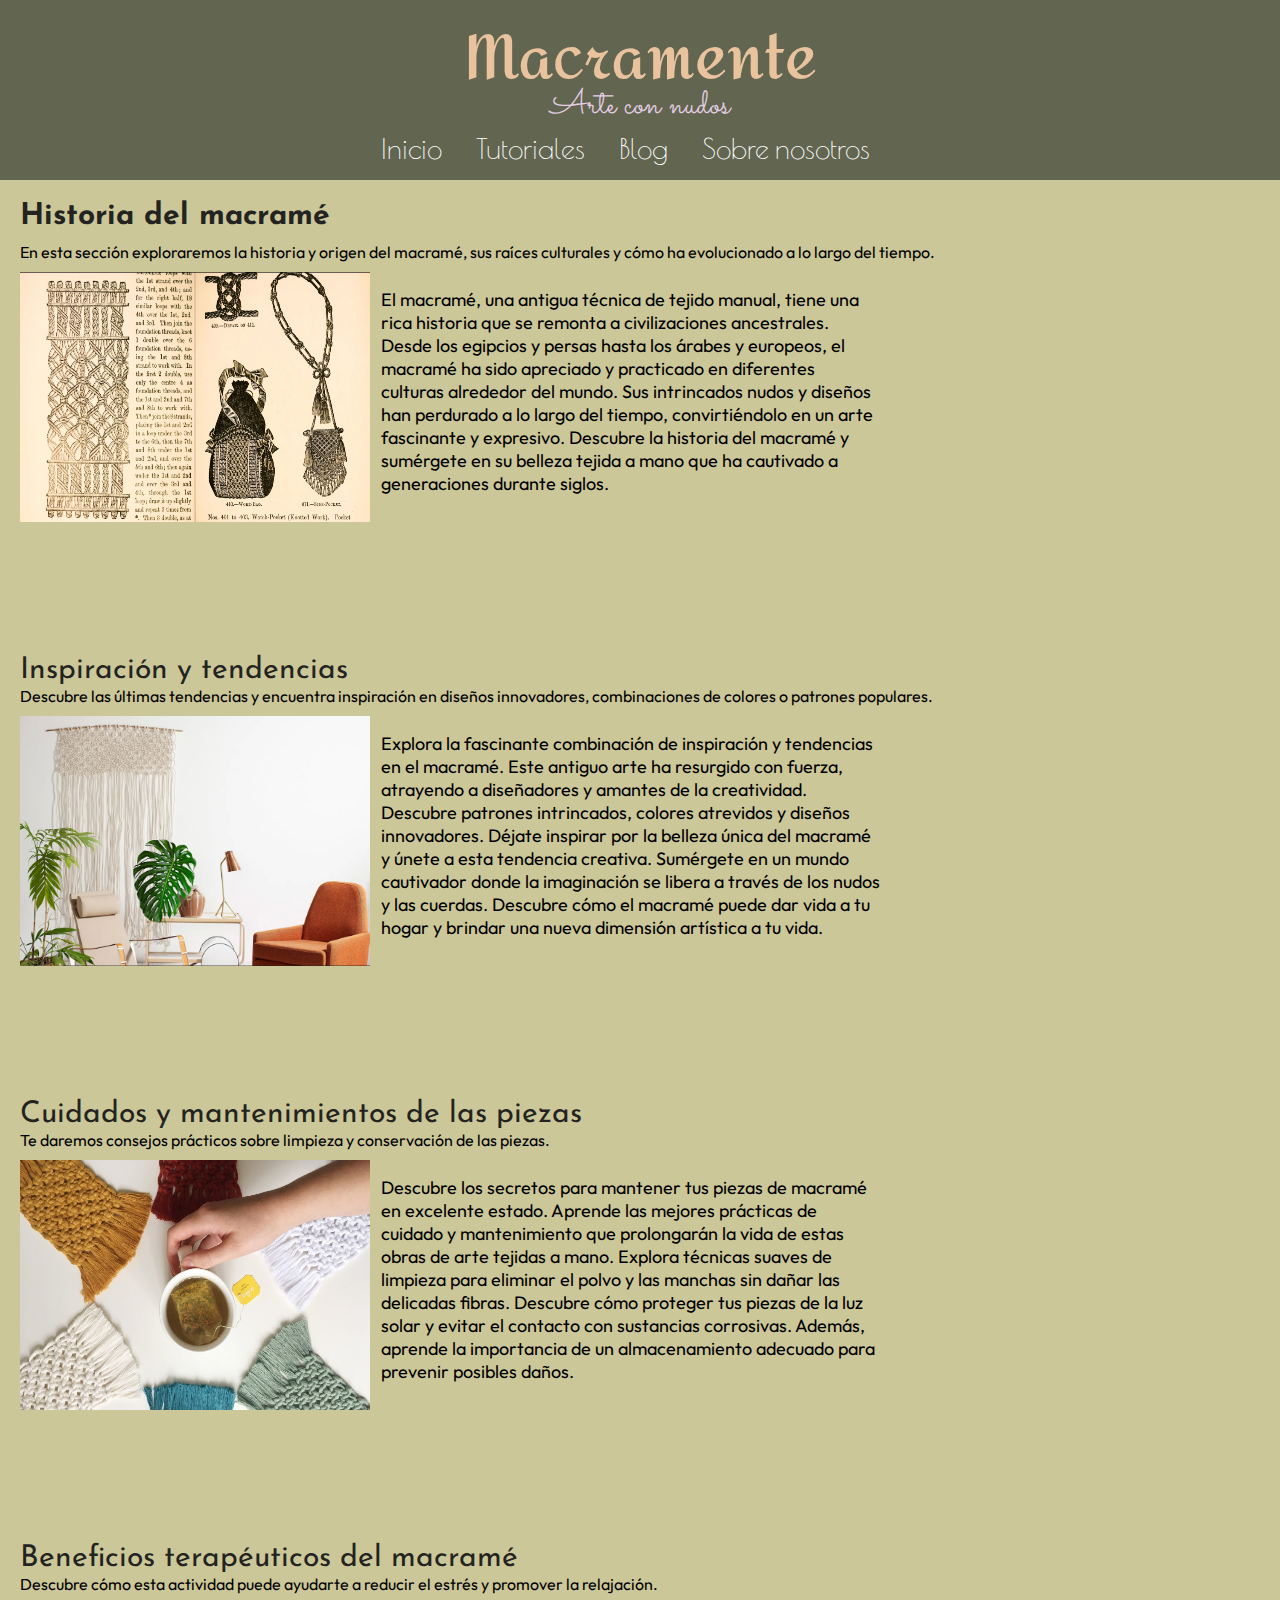
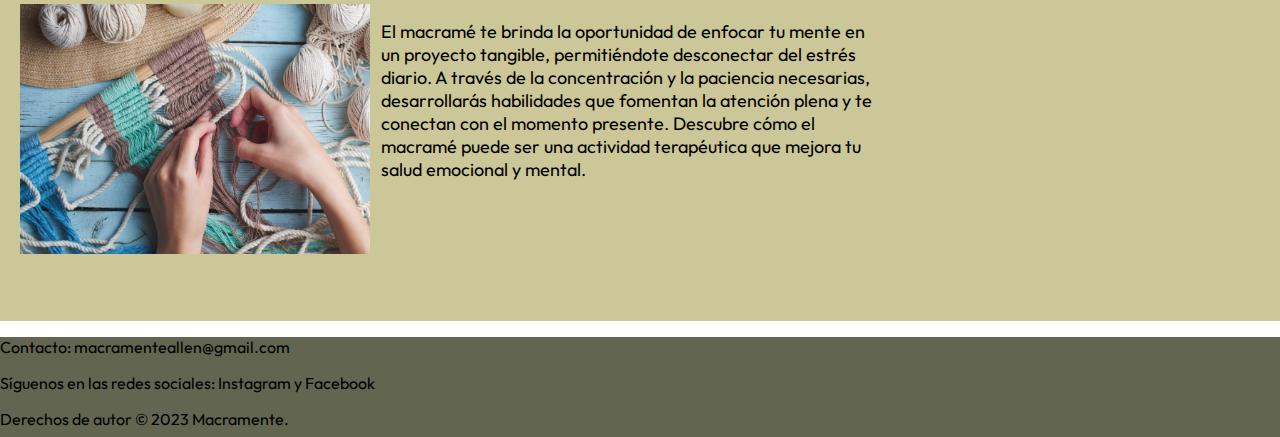
<file: pages/blog.html>
<!DOCTYPE html>
<html lang="en">

<head>
  <meta charset="UTF-8">
  <meta http-equiv="X-UA-Compatible" content="IE=edge">
  <meta name="viewport" content="width=device-width, initial-scale=1.0">
  <title>Blog</title>



  <link rel="preconnect" href="https://fonts.googleapis.com">
  <link rel="preconnect" href="https://fonts.gstatic.com" crossorigin>
  <link href="https://fonts.googleapis.com/css2?family=Amita:wght@700&display=swap" rel="stylesheet">
  <link rel="preconnect" href="https://fonts.gstatic.com" crossorigin>
  <link href="https://fonts.googleapis.com/css2?family=Sacramento&display=swap" rel="stylesheet">
  <link rel="preconnect" href="https://fonts.gstatic.com" crossorigin>
  <link href="https://fonts.googleapis.com/css2?family=Poiret+One&display=swap" rel="stylesheet">
  <link rel="preconnect" href="https://fonts.gstatic.com" crossorigin>
  <link href="https://fonts.googleapis.com/css2?family=Josefin+Sans&display=swap" rel="stylesheet">
  <link rel="preconnect" href="https://fonts.gstatic.com" crossorigin>
  <link href="https://fonts.googleapis.com/css2?family=Outfit:wght@300&display=swap" rel="stylesheet">



  <link rel="stylesheet" href="../css/blog.css">



</head>

<body>

  <header>

    <div class="encabezado">
      <h1 class="titulo"><a href="../index.html"> Macramente</a></h1>
      <p class="subtitulo">Arte con nudos</p>
    </div>



    <nav class="menu">
      <ul>
        <li><a href="../index.html">Inicio</a></li>
        <li><a href="./tutoriales.html">Tutoriales</a></li>
        <li><a href="./blog.html">Blog</a></li>
        <li><a href="./sobrenosotros.html">Sobre nosotros</a></li>
      </ul>
    </nav>

  </header>


  <main>

    <div class="container">

      <div class="entrada1">
        <h2><a href="../pages/bloghistoria.html">
            <p> Historia del macramé
          </a></h2>
        <p>En esta sección exploraremos la historia y origen del macramé, sus raíces culturales y cómo ha evolucionado a
          lo largo del tiempo.</p>
        <img src="../img/blog/historia.png" alt="">
        <p class="articulo1">El macramé, una antigua técnica de tejido manual, tiene una rica historia que se remonta a
          civilizaciones ancestrales. Desde los egipcios y persas hasta los árabes y europeos, el macramé ha sido
          apreciado y practicado en diferentes culturas alrededor del mundo. Sus intrincados nudos y diseños han
          perdurado a lo largo del tiempo, convirtiéndolo en un arte fascinante y expresivo. Descubre la historia del
          macramé y sumérgete en su belleza tejida a mano que ha cautivado a generaciones durante siglos.</p>
      </div>



      <div class="entrada2">
        <a href="../pages/blogtendencias.html">Inspiración y tendencias </a>
        <p>Descubre las últimas tendencias y encuentra inspiración en diseños innovadores, combinaciones de colores o
          patrones populares.</p>
        <img src="../img/blog/inspiracion.png" alt="">
        <p class="articulo2">
          Explora la fascinante combinación de inspiración y tendencias en el macramé. Este antiguo arte ha resurgido
          con fuerza, atrayendo a diseñadores y amantes de la creatividad. Descubre patrones intrincados, colores
          atrevidos y diseños innovadores. Déjate inspirar por la belleza única del macramé y únete a esta tendencia
          creativa. Sumérgete en un mundo cautivador donde la imaginación se libera a través de los nudos y las cuerdas.
          Descubre cómo el macramé puede dar vida a tu hogar y brindar una nueva dimensión artística a tu vida.</p>
      </div>


      <div class="entrada3">
        <a href="../pages/blogcuidados.html">Cuidados y mantenimientos de las piezas </a>
        <p>Te daremos consejos prácticos sobre limpieza y conservación de las piezas.</p>
        <img src="../img/blog/cuidados.jpg" alt="">
        <p class="articulo3">Descubre los secretos para mantener tus piezas de macramé en excelente estado. Aprende las
          mejores prácticas de cuidado y mantenimiento que prolongarán la vida de estas obras de arte tejidas a mano.
          Explora técnicas suaves de limpieza para eliminar el polvo y las manchas sin dañar las delicadas fibras.
          Descubre cómo proteger tus piezas de la luz solar y evitar el contacto con sustancias corrosivas. Además,
          aprende la importancia de un almacenamiento adecuado para prevenir posibles daños.</p>
      </div>


      <div class="entrada4">
        <a href="../pages/blogterapia.html">Beneficios terapéuticos del macramé </a>
        <p> Descubre cómo esta actividad puede ayudarte a reducir el estrés y promover la relajación.</p>
        <img src="../img/blog/terapia.jpg" alt="">
        <p class="articulo4">El macramé te brinda la oportunidad de enfocar tu mente en un proyecto tangible,
          permitiéndote desconectar del estrés diario. A través de la concentración y la paciencia necesarias,
          desarrollarás habilidades que fomentan la atención plena y te conectan con el momento presente. Descubre cómo
          el macramé puede ser una actividad terapéutica que mejora tu salud emocional y mental.</p>

      </div>
    </div>
  </main>


  <footer>
    <div class="footer">
      <p>Contacto: macramenteallen@gmail.com</p>
      <p>Síguenos en las redes sociales: <a href="https://www.instagram.com/macramente.allen/">Instagram</a> y <a
          href="https://www.facebook.com/MacramenteAllen">Facebook</a> </p>
      <p>Derechos de autor © 2023 Macramente.
    </div>
  </footer>
  
</body>

</html>
</file>
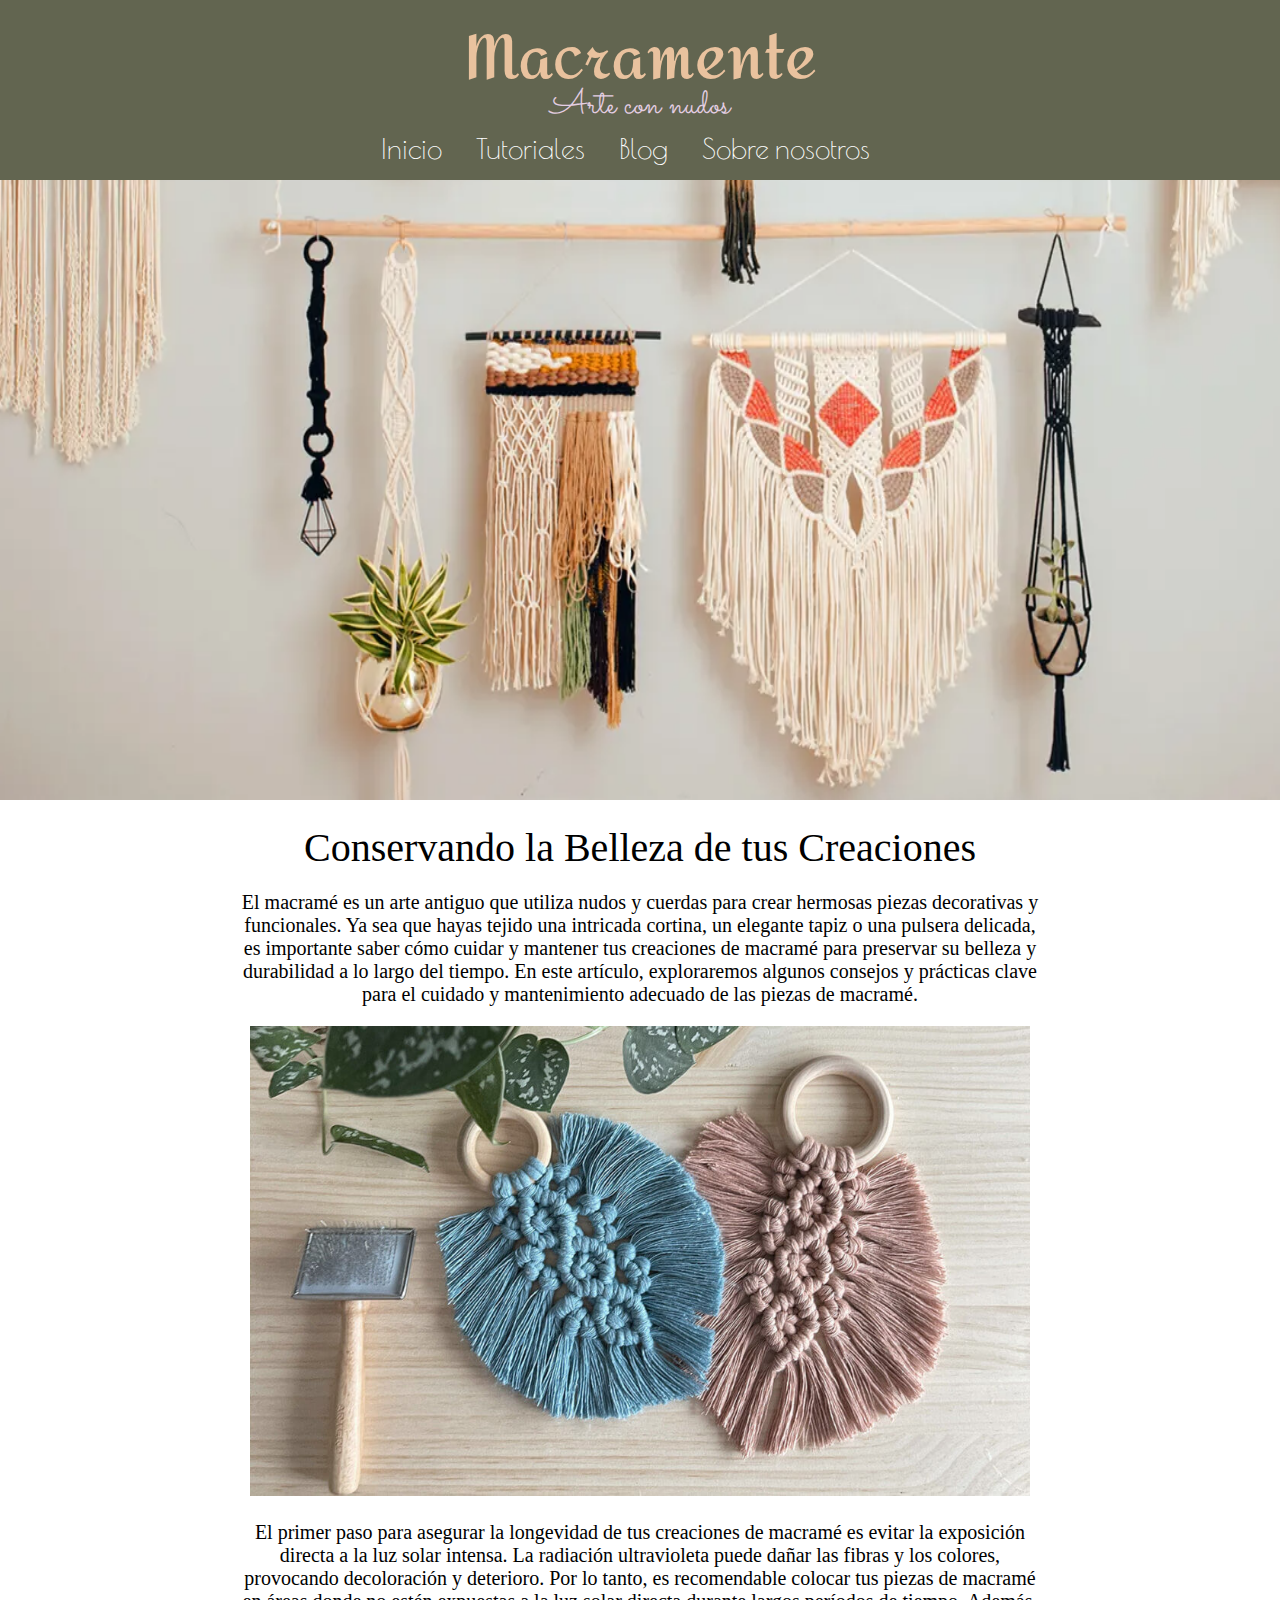
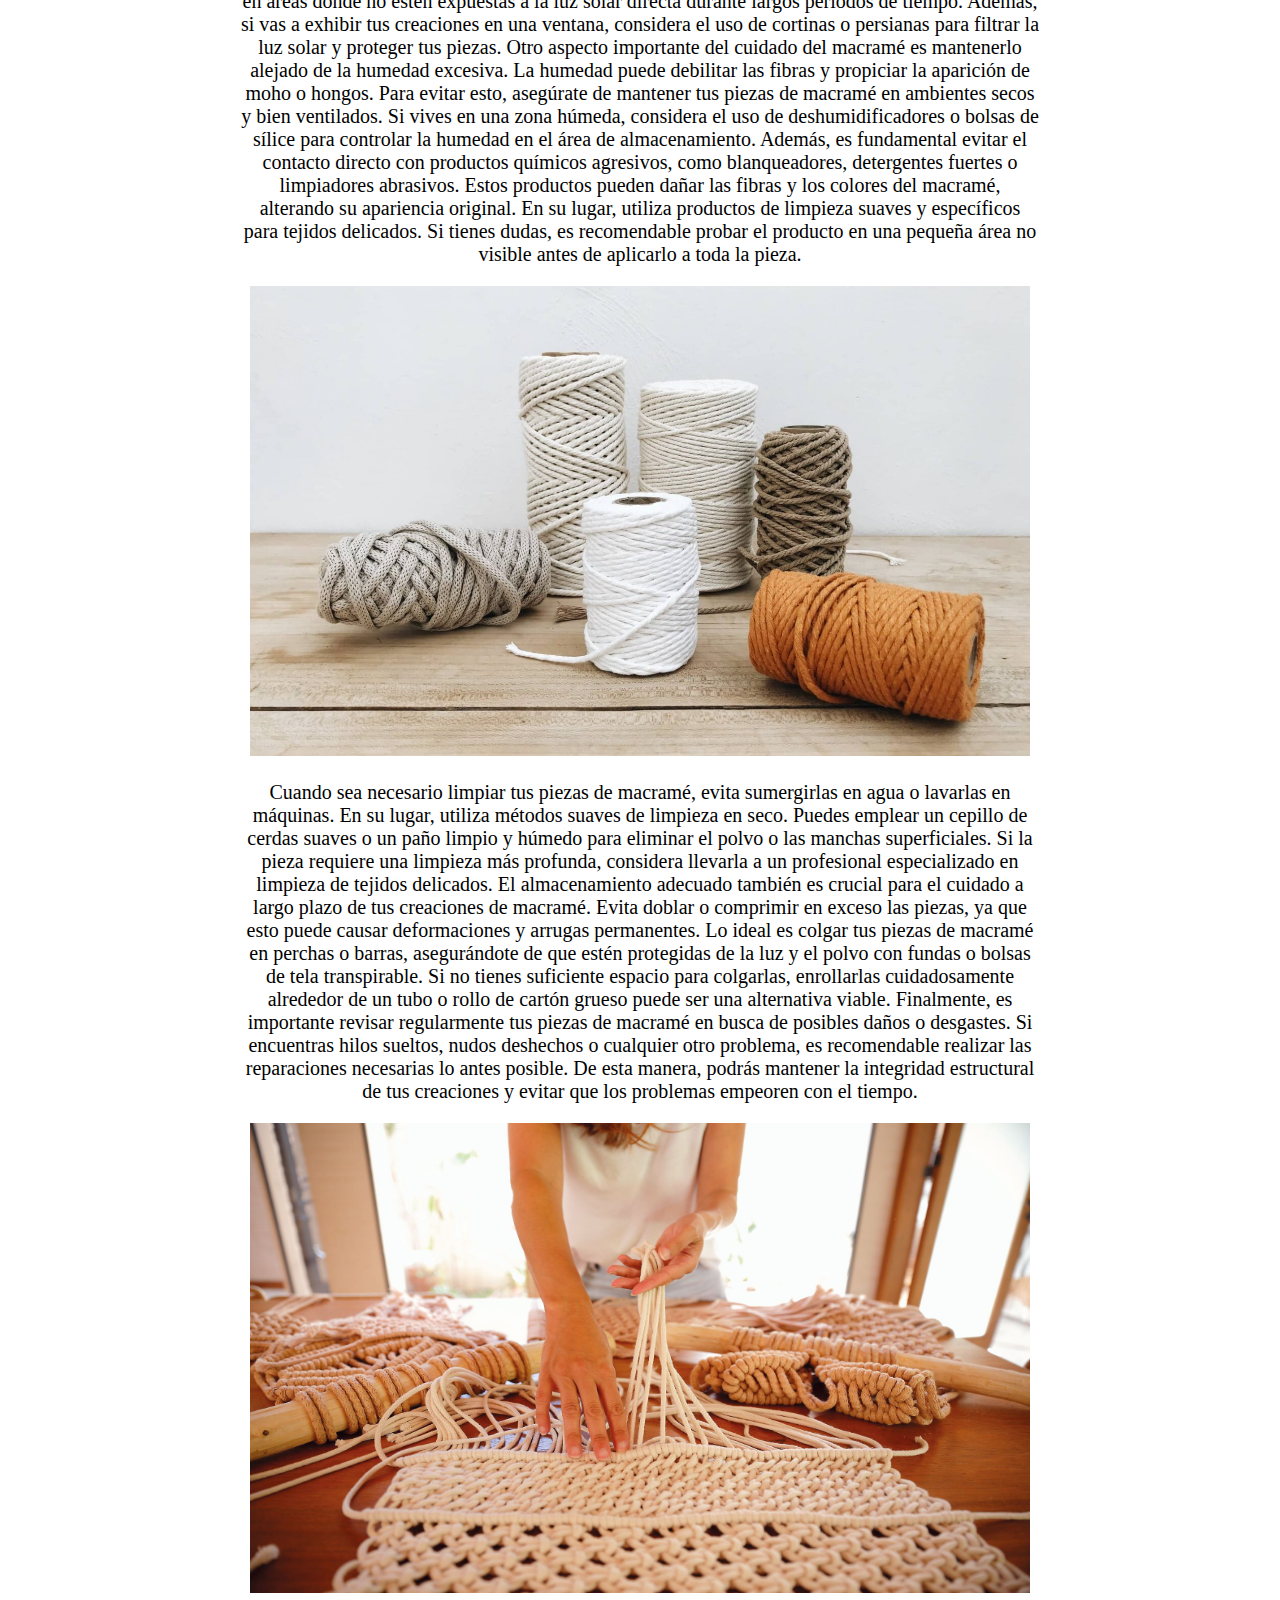
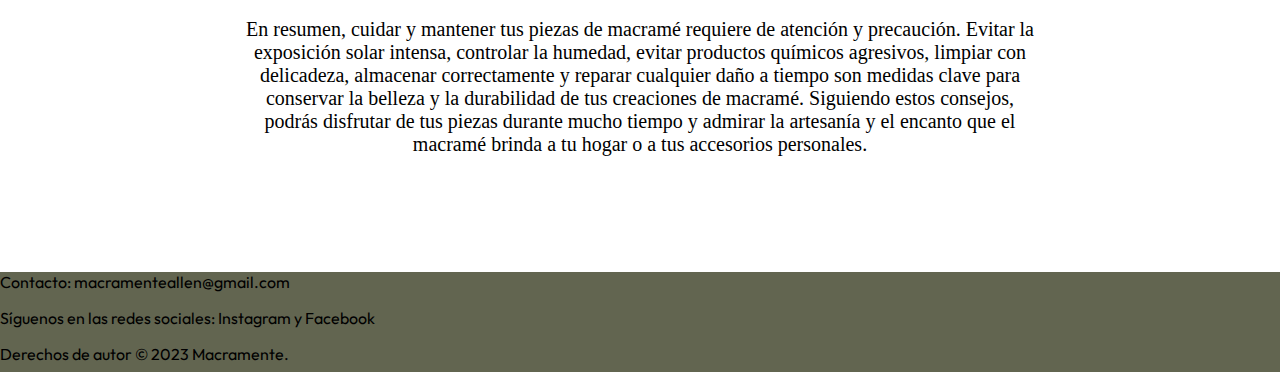
<file: pages/blogcuidados.html>
<!DOCTYPE html>
<html lang="en">
<head>
    <meta charset="UTF-8">
    <meta http-equiv="X-UA-Compatible" content="IE=edge">
    <meta name="viewport" content="width=device-width, initial-scale=1.0">
    <title>Cuidados y mantenimiento</title>



    <link rel="preconnect" href="https://fonts.googleapis.com">
    <link rel="preconnect" href="https://fonts.gstatic.com" crossorigin>
    <link href="https://fonts.googleapis.com/css2?family=Amita:wght@700&display=swap" rel="stylesheet">
    <link rel="preconnect" href="https://fonts.gstatic.com" crossorigin>
    <link href="https://fonts.googleapis.com/css2?family=Sacramento&display=swap" rel="stylesheet">
    <link rel="preconnect" href="https://fonts.gstatic.com" crossorigin>
    <link href="https://fonts.googleapis.com/css2?family=Poiret+One&display=swap" rel="stylesheet">
    <link rel="preconnect" href="https://fonts.gstatic.com" crossorigin>
    <link href="https://fonts.googleapis.com/css2?family=Josefin+Sans&display=swap" rel="stylesheet">
    <link rel="preconnect" href="https://fonts.gstatic.com" crossorigin>
    <link href="https://fonts.googleapis.com/css2?family=Outfit:wght@300&display=swap" rel="stylesheet">


<link rel="stylesheet" href="../css/blogmantenimiento.css">


</head>

<header>
       
  <div class="encabezado">
    <h1 class="titulo"><a href="../index.html"> Macramente</a></h1>
    <p class="subtitulo">Arte con nudos</p>
  </div>



  <nav class="menu">
    <ul>
      <li><a href="../index.html">Inicio</a></li>
      <li><a href="./tutoriales.html">Tutoriales</a></li>
      <li><a href="./blog.html">Blog</a></li>
      <li><a href="./sobrenosotros.html">Sobre nosotros</a></li>
    </ul>
  </nav>
</header>


<body>

<img src="../img/blog/mantenimiento/portada.png" width="1342px" height="800px"  alt="">


  <p class="titulo2"> Conservando la Belleza de tus Creaciones</p>

    <p class="articulo">
        

        El macramé es un arte antiguo que utiliza nudos y cuerdas para crear hermosas piezas decorativas y funcionales. Ya sea que hayas tejido una intricada cortina, un elegante tapiz o una pulsera delicada, es importante saber cómo cuidar y mantener tus creaciones de macramé para preservar su belleza y durabilidad a lo largo del tiempo. En este artículo, exploraremos algunos consejos y prácticas clave para el cuidado y mantenimiento adecuado de las piezas de macramé.

        <img src="../img/blog/mantenimiento/imagen1.jpg" alt="">
        
        El primer paso para asegurar la longevidad de tus creaciones de macramé es evitar la exposición directa a la luz solar intensa. La radiación ultravioleta puede dañar las fibras y los colores, provocando decoloración y deterioro. Por lo tanto, es recomendable colocar tus piezas de macramé en áreas donde no estén expuestas a la luz solar directa durante largos períodos de tiempo. Además, si vas a exhibir tus creaciones en una ventana, considera el uso de cortinas o persianas para filtrar la luz solar y proteger tus piezas.
        
        Otro aspecto importante del cuidado del macramé es mantenerlo alejado de la humedad excesiva. La humedad puede debilitar las fibras y propiciar la aparición de moho o hongos. Para evitar esto, asegúrate de mantener tus piezas de macramé en ambientes secos y bien ventilados. Si vives en una zona húmeda, considera el uso de deshumidificadores o bolsas de sílice para controlar la humedad en el área de almacenamiento.
        
        Además, es fundamental evitar el contacto directo con productos químicos agresivos, como blanqueadores, detergentes fuertes o limpiadores abrasivos. Estos productos pueden dañar las fibras y los colores del macramé, alterando su apariencia original. En su lugar, utiliza productos de limpieza suaves y específicos para tejidos delicados. Si tienes dudas, es recomendable probar el producto en una pequeña área no visible antes de aplicarlo a toda la pieza.
        
        <img src="../img/blog/mantenimiento/imagen2.jpg" alt="">



        Cuando sea necesario limpiar tus piezas de macramé, evita sumergirlas en agua o lavarlas en máquinas. En su lugar, utiliza métodos suaves de limpieza en seco. Puedes emplear un cepillo de cerdas suaves o un paño limpio y húmedo para eliminar el polvo o las manchas superficiales. Si la pieza requiere una limpieza más profunda, considera llevarla a un profesional especializado en limpieza de tejidos delicados.
        
        El almacenamiento adecuado también es crucial para el cuidado a largo plazo de tus creaciones de macramé. Evita doblar o comprimir en exceso las piezas, ya que esto puede causar deformaciones y arrugas permanentes. Lo ideal es colgar tus piezas de macramé en perchas o barras, asegurándote de que estén protegidas de la luz y el polvo con fundas o bolsas de tela transpirable. Si no tienes suficiente espacio para colgarlas, enrollarlas cuidadosamente alrededor de un tubo o rollo de cartón grueso puede ser una alternativa viable.
        
        Finalmente, es importante revisar regularmente tus piezas de macramé en busca de posibles daños o desgastes. Si encuentras hilos sueltos, nudos deshechos o cualquier otro problema, es recomendable realizar las reparaciones necesarias lo antes posible. De esta manera, podrás mantener la integridad estructural de tus creaciones y evitar que los problemas empeoren con el tiempo.
        
        <img src="../img/blog/mantenimiento/imagen3.jpg" alt="">
        
        
        En resumen, cuidar y mantener tus piezas de macramé requiere de atención y precaución. Evitar la exposición solar intensa, controlar la humedad, evitar productos químicos agresivos, limpiar con delicadeza, almacenar correctamente y reparar cualquier daño a tiempo son medidas clave para conservar la belleza y la durabilidad de tus creaciones de macramé. Siguiendo estos consejos, podrás disfrutar de tus piezas durante mucho tiempo y admirar la artesanía y el encanto que el macramé brinda a tu hogar o a tus accesorios personales.

    </p>

    <footer>
      <div class="footer">
          <p>Contacto: macramenteallen@gmail.com</p>
          <p>Síguenos en las redes sociales:  <a href="https://www.instagram.com/macramente.allen/">Instagram</a> y <a href="https://www.facebook.com/MacramenteAllen">Facebook</a>  </p>
          <p>Derechos de autor © 2023 Macramente.
          </div>
  </footer>
  
</body>



</html>
</file>
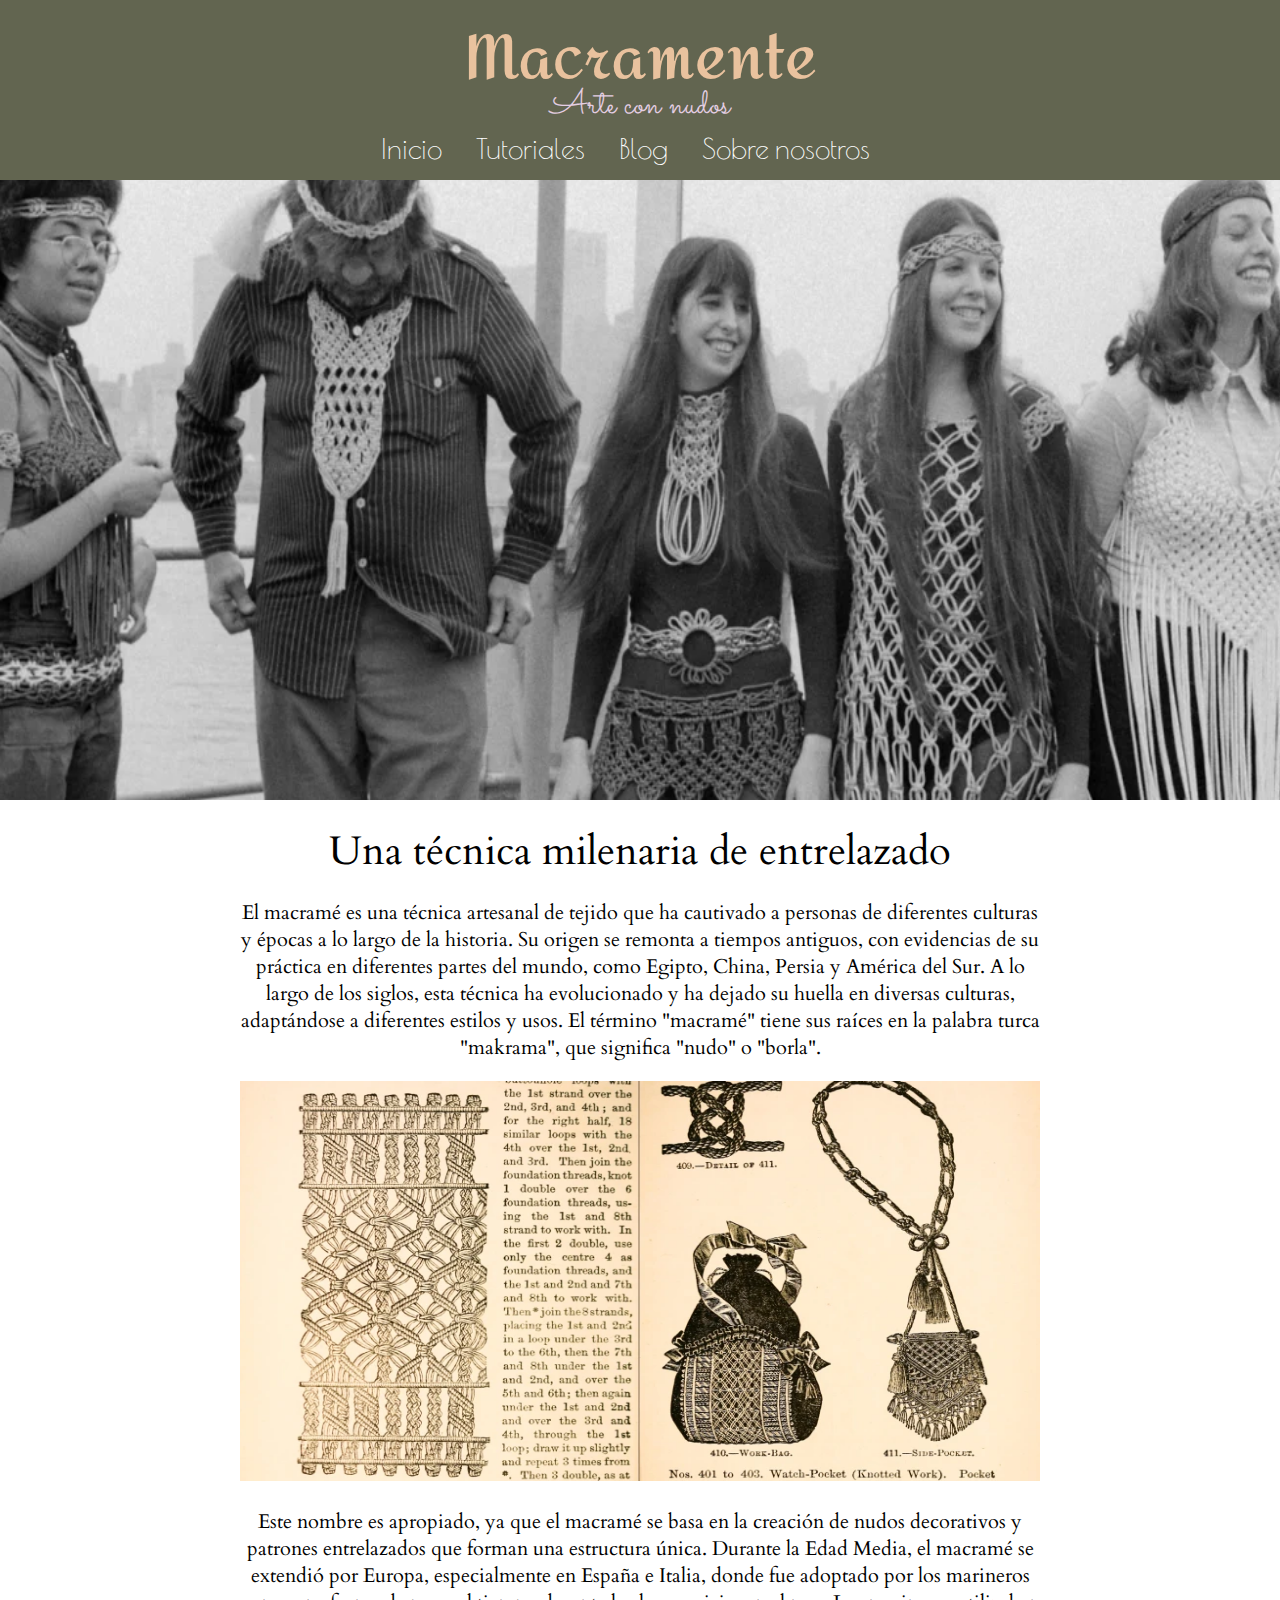
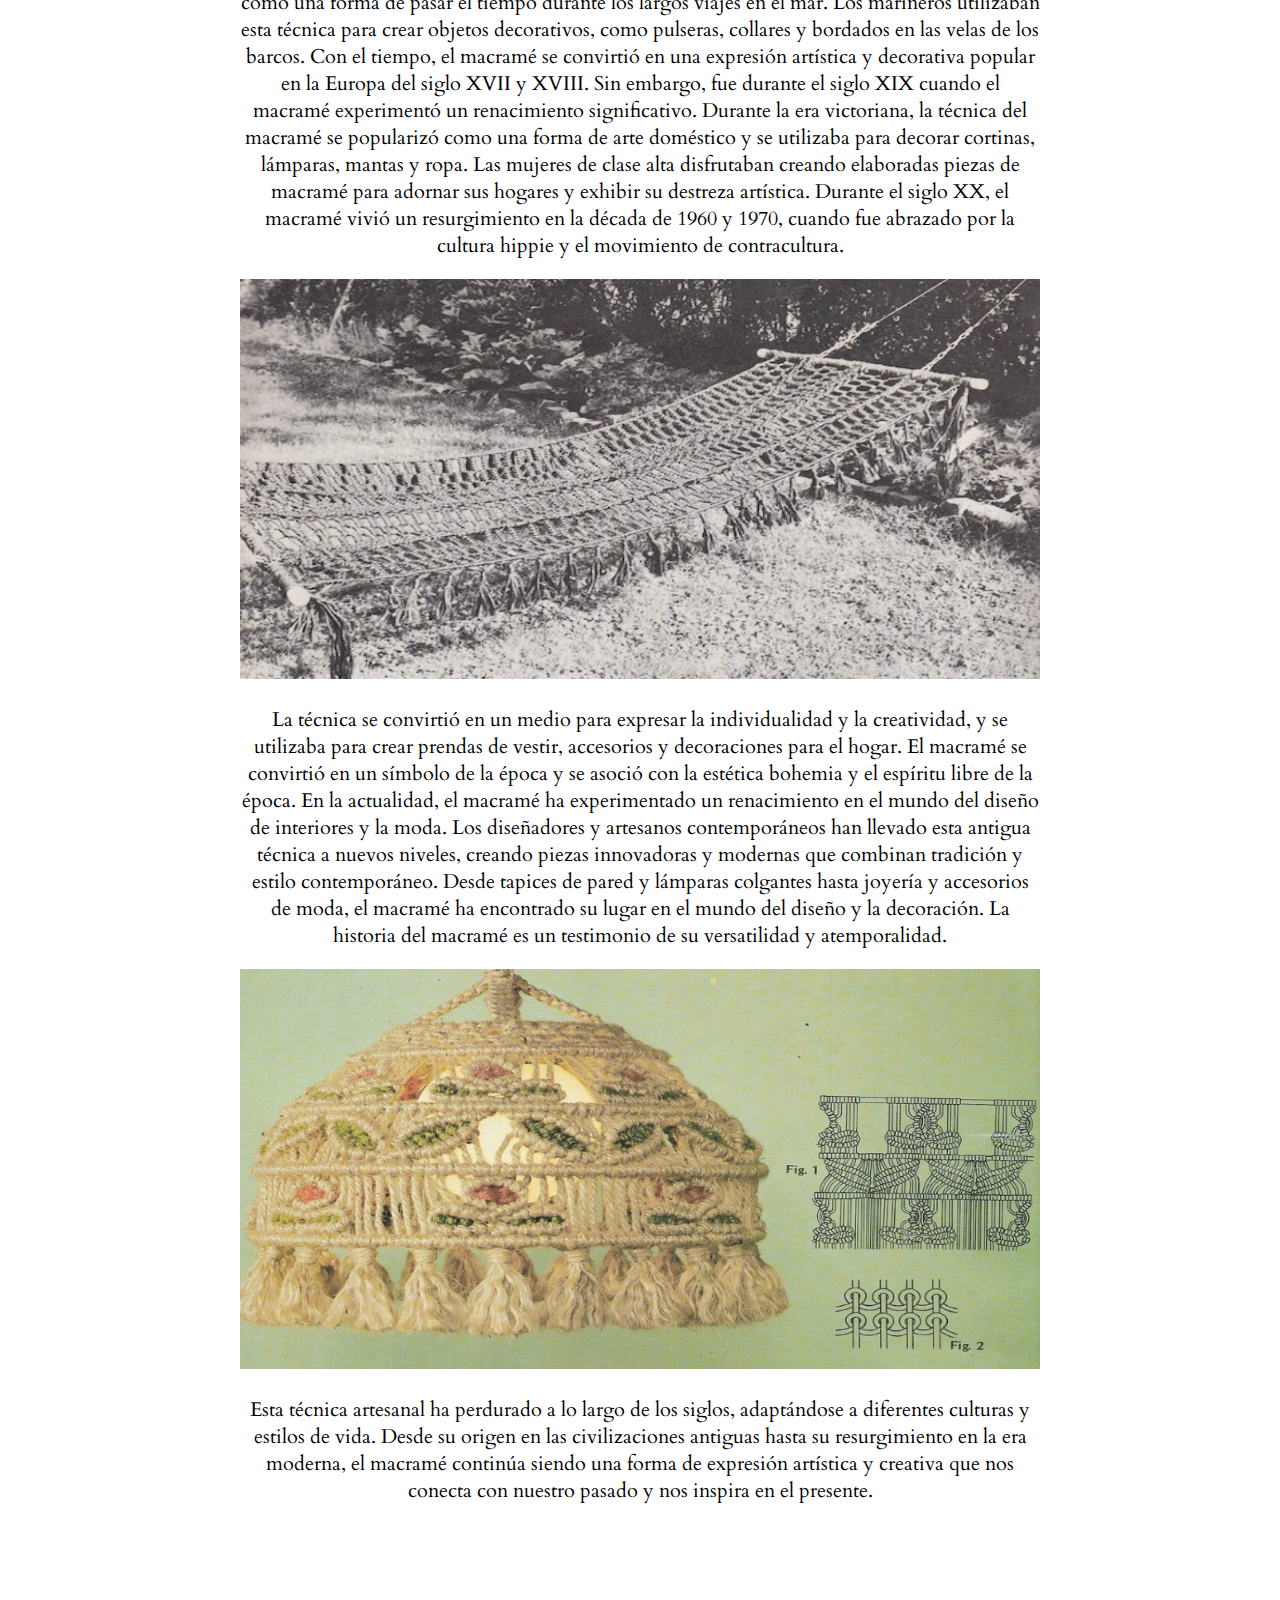
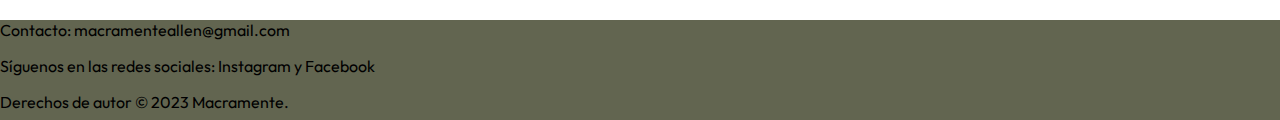
<file: pages/bloghistoria.html>
<!DOCTYPE html>
<html lang="en">
<head>
    <meta charset="UTF-8">
    <meta http-equiv="X-UA-Compatible" content="IE=edge">
    <meta name="viewport" content="width=device-width, initial-scale=1.0">
    <title>Historia</title>




    <link rel="preconnect" href="https://fonts.googleapis.com">
    <link rel="preconnect" href="https://fonts.gstatic.com" crossorigin>
    <link href="https://fonts.googleapis.com/css2?family=Amita:wght@700&display=swap" rel="stylesheet">
    <link rel="preconnect" href="https://fonts.gstatic.com" crossorigin>
    <link href="https://fonts.googleapis.com/css2?family=Sacramento&display=swap" rel="stylesheet">
    <link rel="preconnect" href="https://fonts.gstatic.com" crossorigin>
    <link href="https://fonts.googleapis.com/css2?family=Poiret+One&display=swap" rel="stylesheet">
    <link rel="preconnect" href="https://fonts.gstatic.com" crossorigin>
    <link href="https://fonts.googleapis.com/css2?family=Outfit:wght@300&display=swap" rel="stylesheet">
    <link rel="preconnect" href="https://fonts.gstatic.com" crossorigin>
    <link href="https://fonts.googleapis.com/css2?family=Josefin+Sans&display=swap" rel="stylesheet">
    <link rel="preconnect" href="https://fonts.gstatic.com" crossorigin>
    <link href="https://fonts.googleapis.com/css2?family=Cardo&display=swap" rel="stylesheet">



<link rel="stylesheet" href="../css/bloghistoria.css">


</head>

<header>
      
  <div class="encabezado">
    <h1 class="titulo"><a href="../index.html"> Macramente</a></h1>
    <p class="subtitulo">Arte con nudos</p>
  </div>



  <nav class="menu">
    <ul>
      <li><a href="../index.html">Inicio</a></li>
      <li><a href="./tutoriales.html">Tutoriales</a></li>
      <li><a href="./blog.html">Blog</a></li>
      <li><a href="./sobrenosotros.html">Sobre nosotros</a></li>
    </ul>
  </nav>

</header>
</div>

<body>

<img src="../img/blog/historia/portada.png" width="1342px" height="800px"  alt="">


<p class="titulo2"> 
Una técnica milenaria de entrelazado
</p>

    <p class="articulo">
      

        El macramé es una técnica artesanal de tejido que ha cautivado a personas de diferentes culturas y épocas a lo largo de la historia. Su origen se remonta a tiempos antiguos, con evidencias de su práctica en diferentes partes del mundo, como Egipto, China, Persia y América del Sur. A lo largo de los siglos, esta técnica ha evolucionado y ha dejado su huella en diversas culturas, adaptándose a diferentes estilos y usos.
        
        El término "macramé" tiene sus raíces en la palabra turca "makrama", que significa "nudo" o "borla". 
        
        
        <img src="../img/blog/historia/imagen.png" alt="">
        
        
        
        
        
        Este nombre es apropiado, ya que el macramé se basa en la creación de nudos decorativos y patrones entrelazados que forman una estructura única.
        
        Durante la Edad Media, el macramé se extendió por Europa, especialmente en España e Italia, donde fue adoptado por los marineros como una forma de pasar el tiempo durante los largos viajes en el mar. Los marineros utilizaban esta técnica para crear objetos decorativos, como pulseras, collares y bordados en las velas de los barcos. Con el tiempo, el macramé se convirtió en una expresión artística y decorativa popular en la Europa del siglo XVII y XVIII.
        
        Sin embargo, fue durante el siglo XIX cuando el macramé experimentó un renacimiento significativo. Durante la era victoriana, la técnica del macramé se popularizó como una forma de arte doméstico y se utilizaba para decorar cortinas, lámparas, mantas y ropa. Las mujeres de clase alta disfrutaban creando elaboradas piezas de macramé para adornar sus hogares y exhibir su destreza artística.
        
        Durante el siglo XX, el macramé vivió un resurgimiento en la década de 1960 y 1970, cuando fue abrazado por la cultura hippie y el movimiento de contracultura. 
        
        
        <img src="../img/blog/historia/imagen2.png" alt="">
        
        
        
        
        La técnica se convirtió en un medio para expresar la individualidad y la creatividad, y se utilizaba para crear prendas de vestir, accesorios y decoraciones para el hogar. El macramé se convirtió en un símbolo de la época y se asoció con la estética bohemia y el espíritu libre de la época.
        
        En la actualidad, el macramé ha experimentado un renacimiento en el mundo del diseño de interiores y la moda. Los diseñadores y artesanos contemporáneos han llevado esta antigua técnica a nuevos niveles, creando piezas innovadoras y modernas que combinan tradición y estilo contemporáneo. Desde tapices de pared y lámparas colgantes hasta joyería y accesorios de moda, el macramé ha encontrado su lugar en el mundo del diseño y la decoración.
        
        La historia del macramé es un testimonio de su versatilidad y atemporalidad. 
        
        
        <img src="../img/blog/historia/imagen3.png" alt="">
        
        
        Esta técnica artesanal ha perdurado a lo largo de los siglos, adaptándose a diferentes culturas y estilos de vida. Desde su origen en las civilizaciones antiguas hasta su resurgimiento en la era moderna, el macramé continúa siendo una forma de expresión artística y creativa que nos conecta con nuestro pasado y nos inspira en el presente.</p>
</body>


<footer>
    <div class="footer">
        <p>Contacto: macramenteallen@gmail.com</p>
        <p>Síguenos en las redes sociales:  <a href="https://www.instagram.com/macramente.allen/">Instagram</a> y <a href="https://www.facebook.com/MacramenteAllen">Facebook</a>  </p>
        <p>Derechos de autor © 2023 Macramente.
        </div>
  </footer>


</html>
</file>
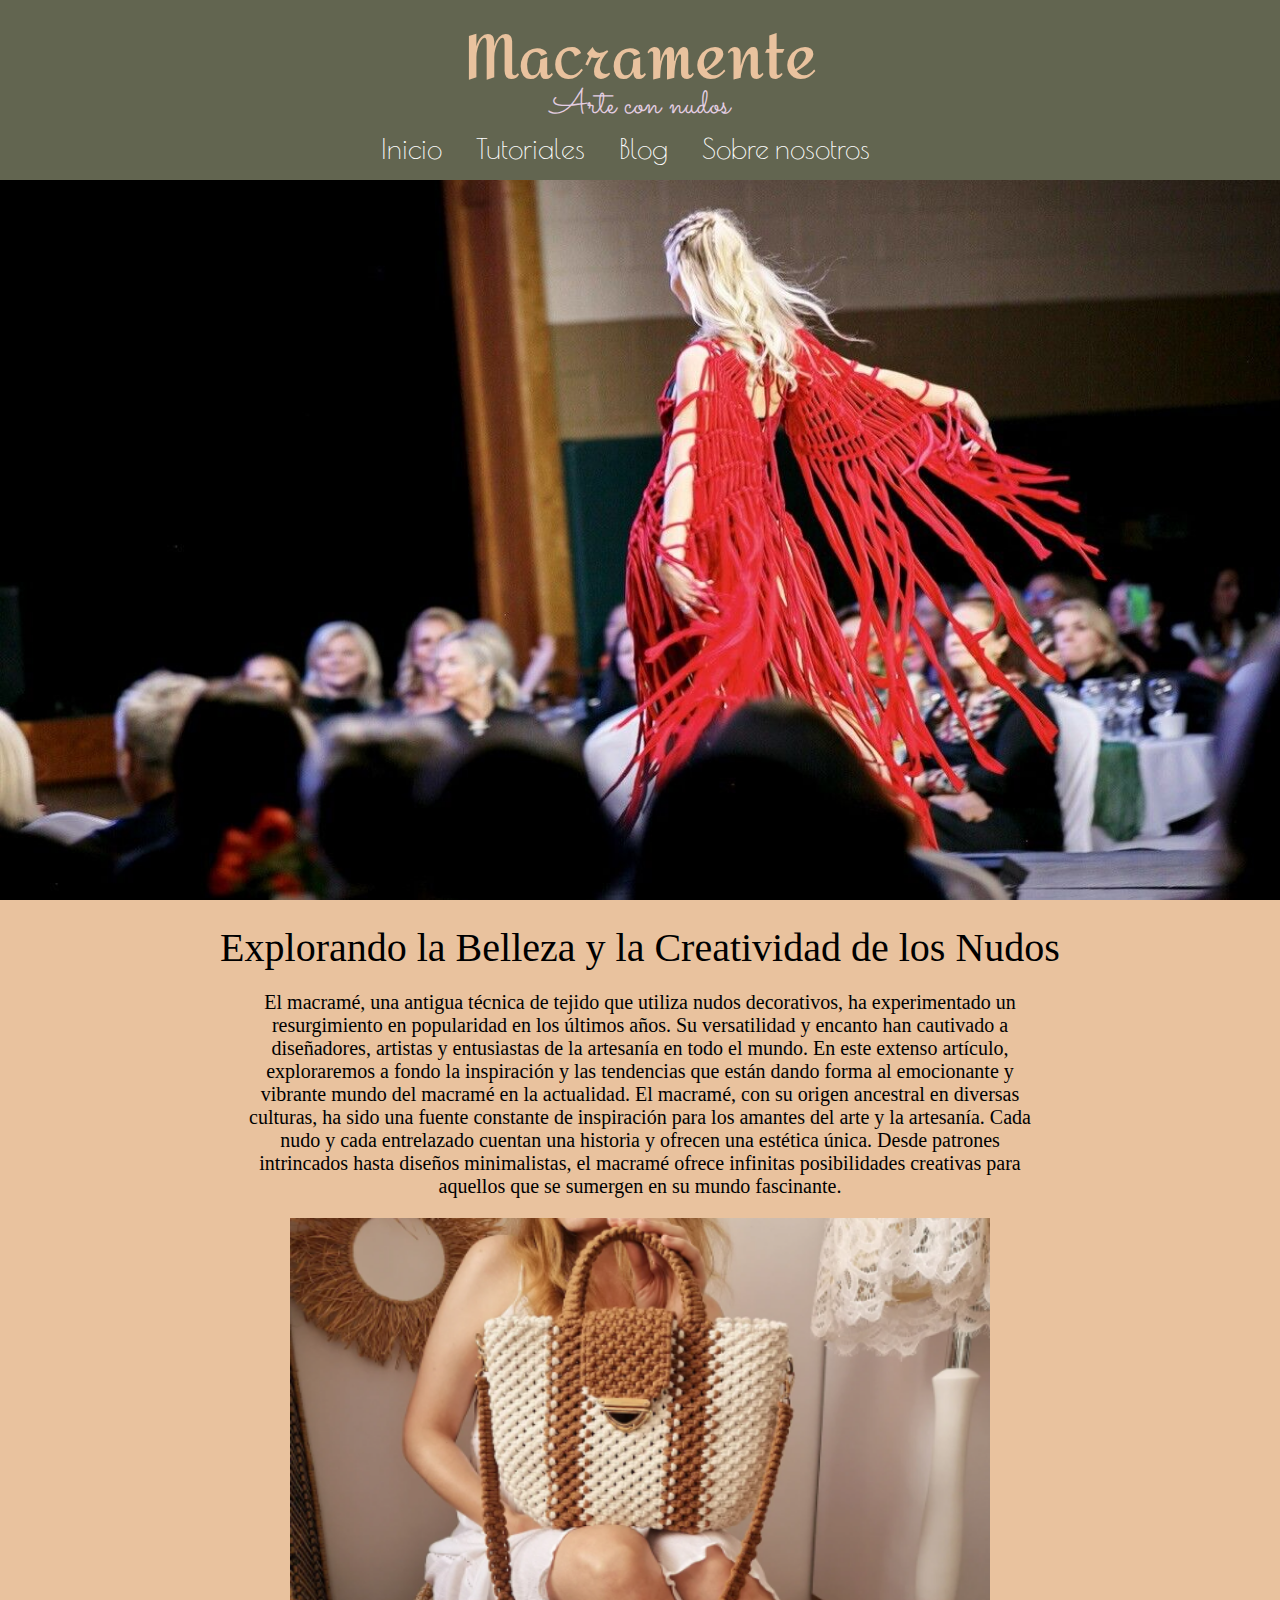
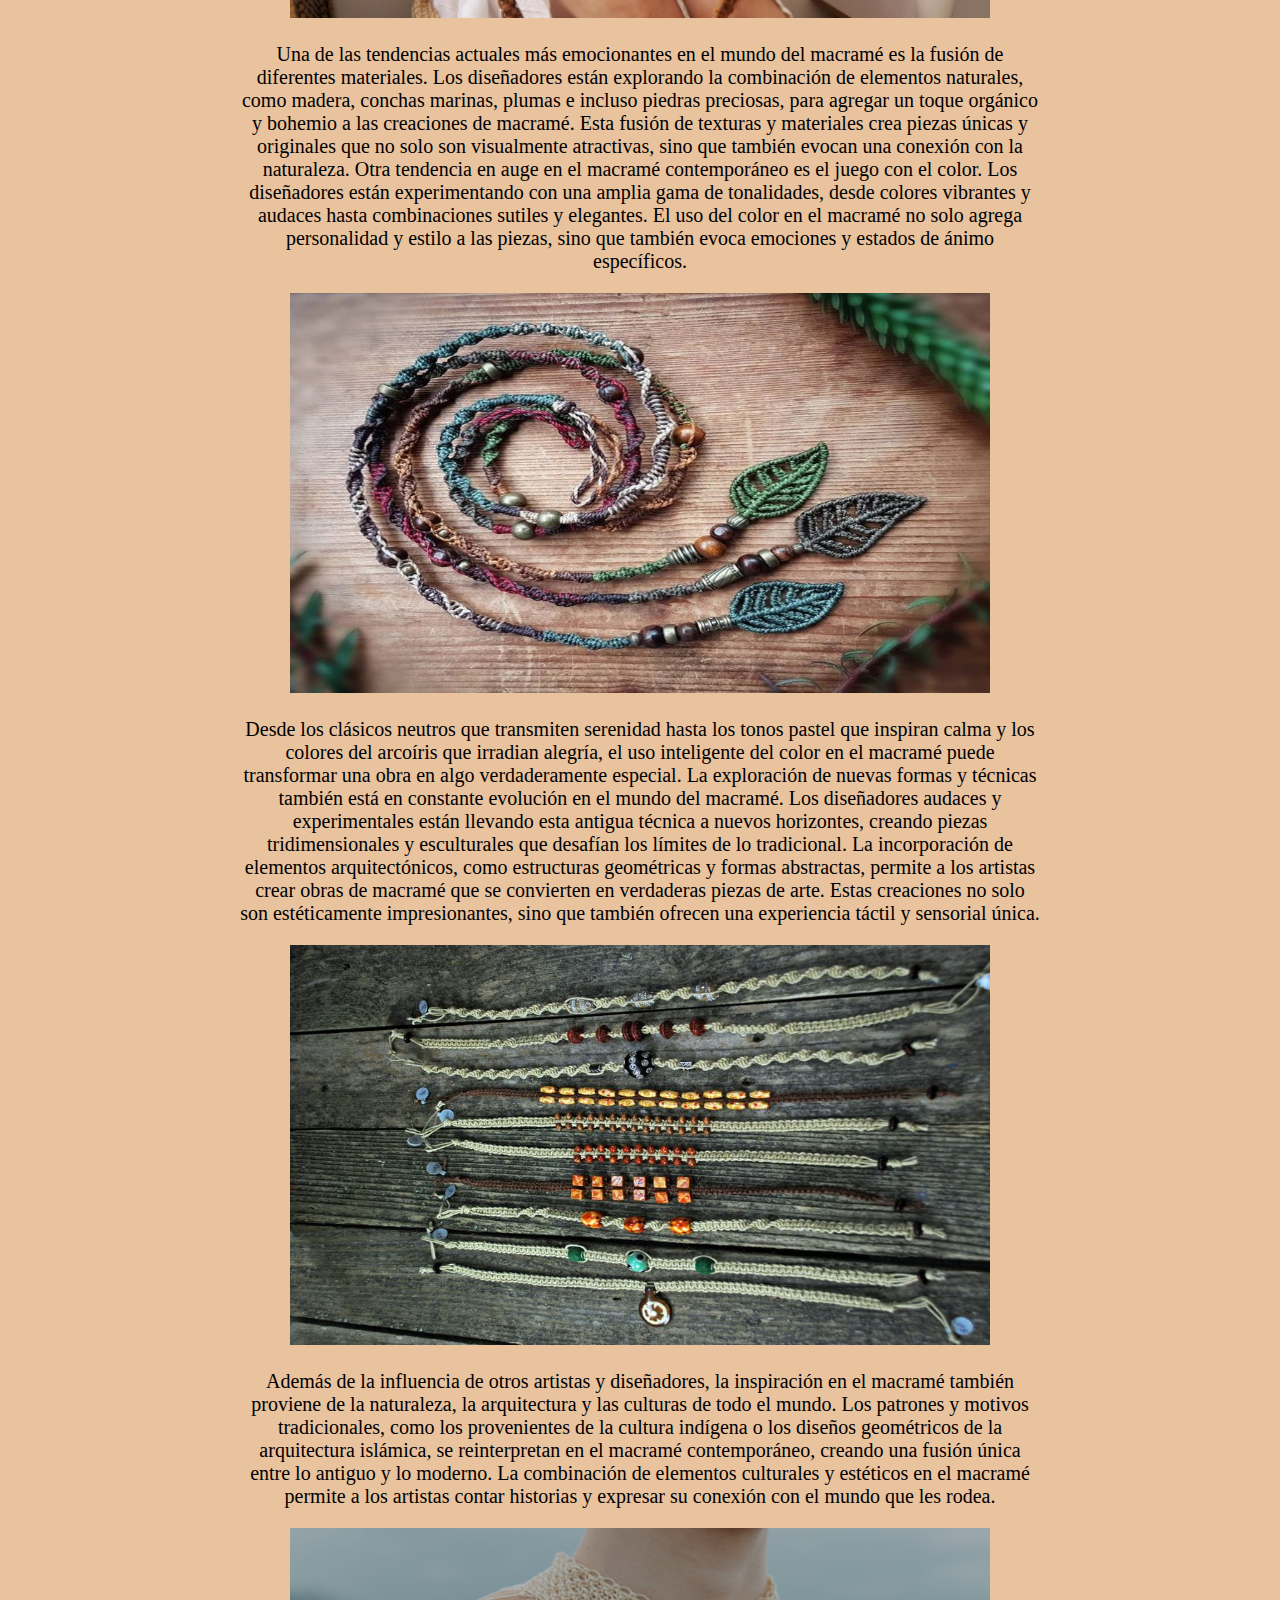
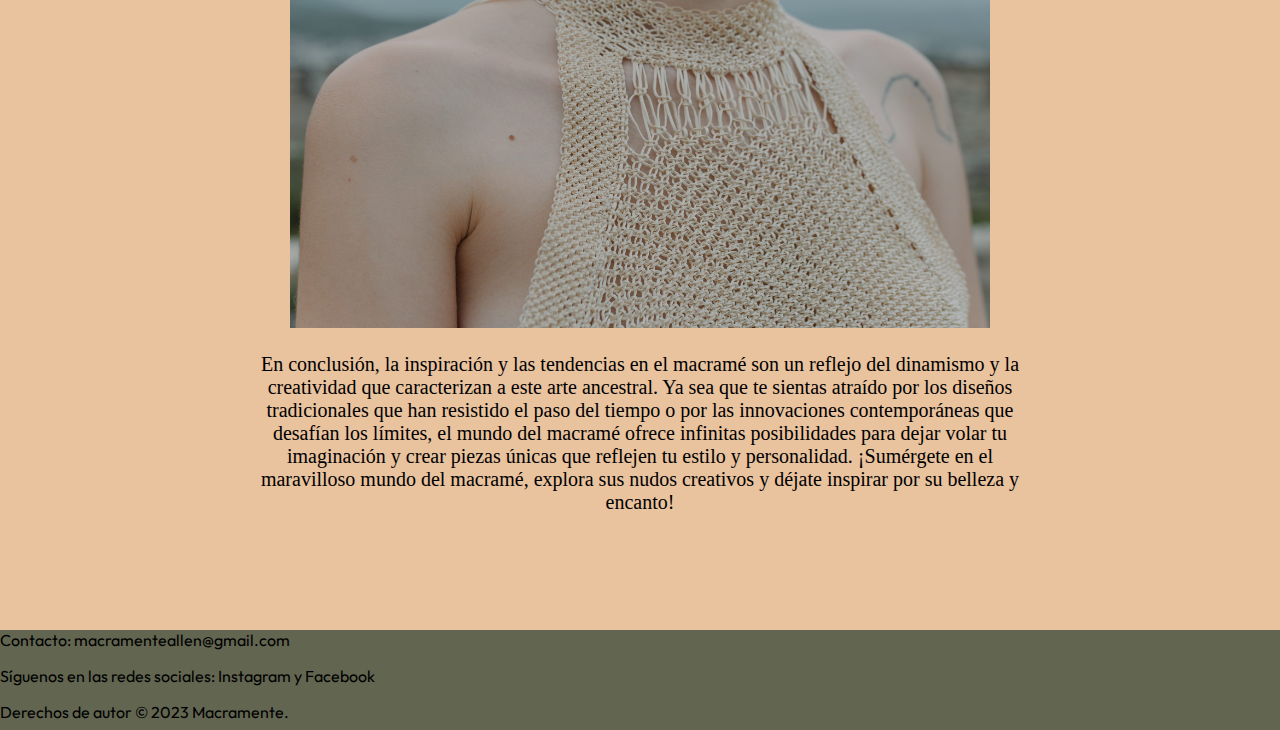
<file: pages/blogtendencias.html>
<!DOCTYPE html>
<html lang="en">
<head>
    <meta charset="UTF-8">
    <meta http-equiv="X-UA-Compatible" content="IE=edge">
    <meta name="viewport" content="width=device-width, initial-scale=1.0">
    <title>Tendencias e inspiración</title>



    <link rel="preconnect" href="https://fonts.googleapis.com">
    <link rel="preconnect" href="https://fonts.gstatic.com" crossorigin>
    <link href="https://fonts.googleapis.com/css2?family=Amita:wght@700&display=swap" rel="stylesheet">
    <link rel="preconnect" href="https://fonts.gstatic.com" crossorigin>
    <link href="https://fonts.googleapis.com/css2?family=Sacramento&display=swap" rel="stylesheet">
    <link rel="preconnect" href="https://fonts.gstatic.com" crossorigin>
    <link href="https://fonts.googleapis.com/css2?family=Poiret+One&display=swap" rel="stylesheet">
    <link rel="preconnect" href="https://fonts.gstatic.com" crossorigin>
    <link href="https://fonts.googleapis.com/css2?family=Josefin+Sans&display=swap" rel="stylesheet">
    <link rel="preconnect" href="https://fonts.gstatic.com" crossorigin>
    <link href="https://fonts.googleapis.com/css2?family=Outfit:wght@300&display=swap" rel="stylesheet">



<link rel="stylesheet" href="../css/blogtendencias.css">



</head>


<body>

  <header>
       
    <div class="encabezado">
      <h1 class="titulo"><a href="../index.html"> Macramente</a></h1>
      <p class="subtitulo">Arte con nudos</p>
    </div>
  
  
  
    <nav class="menu">
      <ul>
        <li><a href="../index.html">Inicio</a></li>
        <li><a href="./tutoriales.html">Tutoriales</a></li>
        <li><a href="./blog.html">Blog</a></li>
        <li><a href="./sobrenosotros.html">Sobre nosotros</a></li>
      </ul>
    </nav>
  </header>

<img class="portada" src="../img/blog/tendencias/portada.jpg"  width="1342px" height="800px" alt="">

<p class="titulo2" >Explorando la Belleza y la Creatividad de los Nudos</p>

<p class="articulo">
        
El macramé, una antigua técnica de tejido que utiliza nudos decorativos, ha experimentado un resurgimiento en popularidad en los últimos años. Su versatilidad y encanto han cautivado a diseñadores, artistas y entusiastas de la artesanía en todo el mundo. En este extenso artículo, exploraremos a fondo la inspiración y las tendencias que están dando forma al emocionante y vibrante mundo del macramé en la actualidad.

El macramé, con su origen ancestral en diversas culturas, ha sido una fuente constante de inspiración para los amantes del arte y la artesanía. Cada nudo y cada entrelazado cuentan una historia y ofrecen una estética única. Desde patrones intrincados hasta diseños minimalistas, el macramé ofrece infinitas posibilidades creativas para aquellos que se sumergen en su mundo fascinante.



<img src="../img/blog/tendencias/imagen1.png" alt="">



Una de las tendencias actuales más emocionantes en el mundo del macramé es la fusión de diferentes materiales. Los diseñadores están explorando la combinación de elementos naturales, como madera, conchas marinas, plumas e incluso piedras preciosas, para agregar un toque orgánico y bohemio a las creaciones de macramé. Esta fusión de texturas y materiales crea piezas únicas y originales que no solo son visualmente atractivas, sino que también evocan una conexión con la naturaleza.

Otra tendencia en auge en el macramé contemporáneo es el juego con el color. Los diseñadores están experimentando con una amplia gama de tonalidades, desde colores vibrantes y audaces hasta combinaciones sutiles y elegantes. El uso del color en el macramé no solo agrega personalidad y estilo a las piezas, sino que también evoca emociones y estados de ánimo específicos. 


<img src="../img/blog/tendencias/imagen2.jpg" alt="">


Desde los clásicos neutros que transmiten serenidad hasta los tonos pastel que inspiran calma y los colores del arcoíris que irradian alegría, el uso inteligente del color en el macramé puede transformar una obra en algo verdaderamente especial.

La exploración de nuevas formas y técnicas también está en constante evolución en el mundo del macramé. Los diseñadores audaces y experimentales están llevando esta antigua técnica a nuevos horizontes, creando piezas tridimensionales y esculturales que desafían los límites de lo tradicional. La incorporación de elementos arquitectónicos, como estructuras geométricas y formas abstractas, permite a los artistas crear obras de macramé que se convierten en verdaderas piezas de arte. Estas creaciones no solo son estéticamente impresionantes, sino que también ofrecen una experiencia táctil y sensorial única.


<img src="../img/blog/tendencias/imagen3.jpg" alt="">


Además de la influencia de otros artistas y diseñadores, la inspiración en el macramé también proviene de la naturaleza, la arquitectura y las culturas de todo el mundo. Los patrones y motivos tradicionales, como los provenientes de la cultura indígena o los diseños geométricos de la arquitectura islámica, se reinterpretan en el macramé contemporáneo, creando una fusión única entre lo antiguo y lo moderno. La combinación de elementos culturales y estéticos en el macramé permite a los artistas contar historias y expresar su conexión con el mundo que les rodea.

<img src="../img/blog/tendencias/imagen4.jpg" alt="">

En conclusión, la inspiración y las tendencias en el macramé son un reflejo del dinamismo y la creatividad que caracterizan a este arte ancestral. Ya sea que te sientas atraído por los diseños tradicionales que han resistido el paso del tiempo o por las innovaciones contemporáneas que desafían los límites, el mundo del macramé ofrece infinitas posibilidades para dejar volar tu imaginación y crear piezas únicas que reflejen tu estilo y personalidad. ¡Sumérgete en el maravilloso mundo del macramé, explora sus nudos creativos y déjate inspirar por su belleza y encanto!
    </p>
    


</body>

<footer>
    <div class="footer">
        <p>Contacto: macramenteallen@gmail.com</p>
        <p>Síguenos en las redes sociales:  <a href="https://www.instagram.com/macramente.allen/">Instagram</a> y <a href="https://www.facebook.com/MacramenteAllen">Facebook</a>  </p>
        <p>Derechos de autor © 2023 Macramente.
        </div>
  </footer>


</html>
</file>
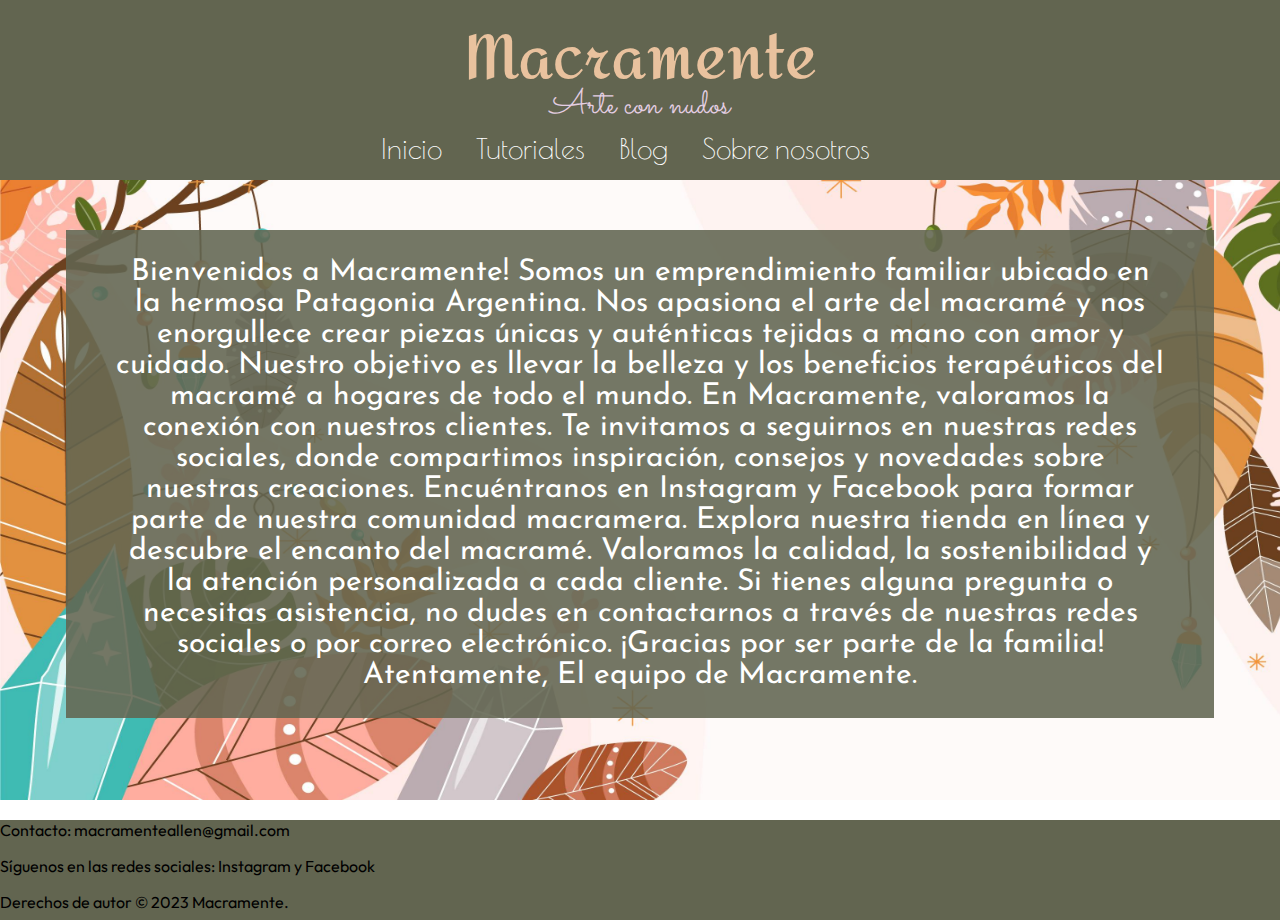
<file: pages/sobrenosotros.html>
<!DOCTYPE html>
<html lang="en">
<head>
    <meta charset="UTF-8">
    <meta http-equiv="X-UA-Compatible" content="IE=edge">
    <meta name="viewport" content="width=device-width, initial-scale=1.0">
    <title>Sobre nosotros</title>

    <link rel="preconnect" href="https://fonts.googleapis.com">
    <link rel="preconnect" href="https://fonts.gstatic.com" crossorigin>
    <link href="https://fonts.googleapis.com/css2?family=Amita:wght@700&display=swap" rel="stylesheet">
    <link rel="preconnect" href="https://fonts.gstatic.com" crossorigin>
    <link href="https://fonts.googleapis.com/css2?family=Sacramento&display=swap" rel="stylesheet">
    <link rel="preconnect" href="https://fonts.gstatic.com" crossorigin>
    <link href="https://fonts.googleapis.com/css2?family=Poiret+One&display=swap" rel="stylesheet">
    <link rel="preconnect" href="https://fonts.gstatic.com" crossorigin>
    <link href="https://fonts.googleapis.com/css2?family=Josefin+Sans&display=swap" rel="stylesheet">
    <link rel="preconnect" href="https://fonts.gstatic.com" crossorigin>
    <link href="https://fonts.googleapis.com/css2?family=Quicksand:wght@300;400&display=swap" rel="stylesheet">
    <link rel="preconnect" href="https://fonts.gstatic.com" crossorigin>
    <link href="https://fonts.googleapis.com/css2?family=Outfit:wght@300&display=swap" rel="stylesheet">




<link rel="stylesheet" href="../css/sobrenosotros.css">


</head>
<header>
       
    <div class="encabezado">
        <h1 class="titulo"><a href="../index.html"> Macramente</a></h1>
        <p class="subtitulo">Arte con nudos</p>
      </div>
  
  
  
      <nav class="menu">
        <ul>
          <li><a href="../index.html">Inicio</a></li>
          <li><a href="./tutoriales.html">Tutoriales</a></li>
          <li><a href="./blog.html">Blog</a></li>
          <li><a href="./sobrenosotros.html">Sobre nosotros</a></li>
        </ul>
      </nav>
</header>


<body>


    <img class="fondo" src="../img/sobrenosotros.jpg" height="800" width="1345" alt="">

   <p class="texto">

    Bienvenidos a Macramente!

Somos un emprendimiento familiar ubicado en la hermosa Patagonia Argentina. Nos apasiona el arte del macramé y nos enorgullece crear piezas únicas y auténticas tejidas a mano con amor y cuidado. Nuestro objetivo es llevar la belleza y los beneficios terapéuticos del macramé a hogares de todo el mundo.

En Macramente, valoramos la conexión con nuestros clientes. Te invitamos a seguirnos en nuestras redes sociales, donde compartimos inspiración, consejos y novedades sobre nuestras creaciones. Encuéntranos en Instagram y Facebook para formar parte de nuestra comunidad macramera.

Explora nuestra tienda en línea y descubre el encanto del macramé. Valoramos la calidad, la sostenibilidad y la atención personalizada a cada cliente. Si tienes alguna pregunta o necesitas asistencia, no dudes en contactarnos a través de nuestras redes sociales o por correo electrónico.

¡Gracias por ser parte de la familia!

Atentamente,
El equipo de Macramente.
</p>
    


<footer>
    <div class="footer">
      <p>Contacto: macramenteallen@gmail.com</p>
      <p>Síguenos en las redes sociales:  <a href="https://www.instagram.com/macramente.allen/">Instagram</a> y <a href="https://www.facebook.com/MacramenteAllen">Facebook</a>  </p>
      <p>Derechos de autor © 2023 Macramente.
      </div>
  </footer>
</body>


</html>
</file>
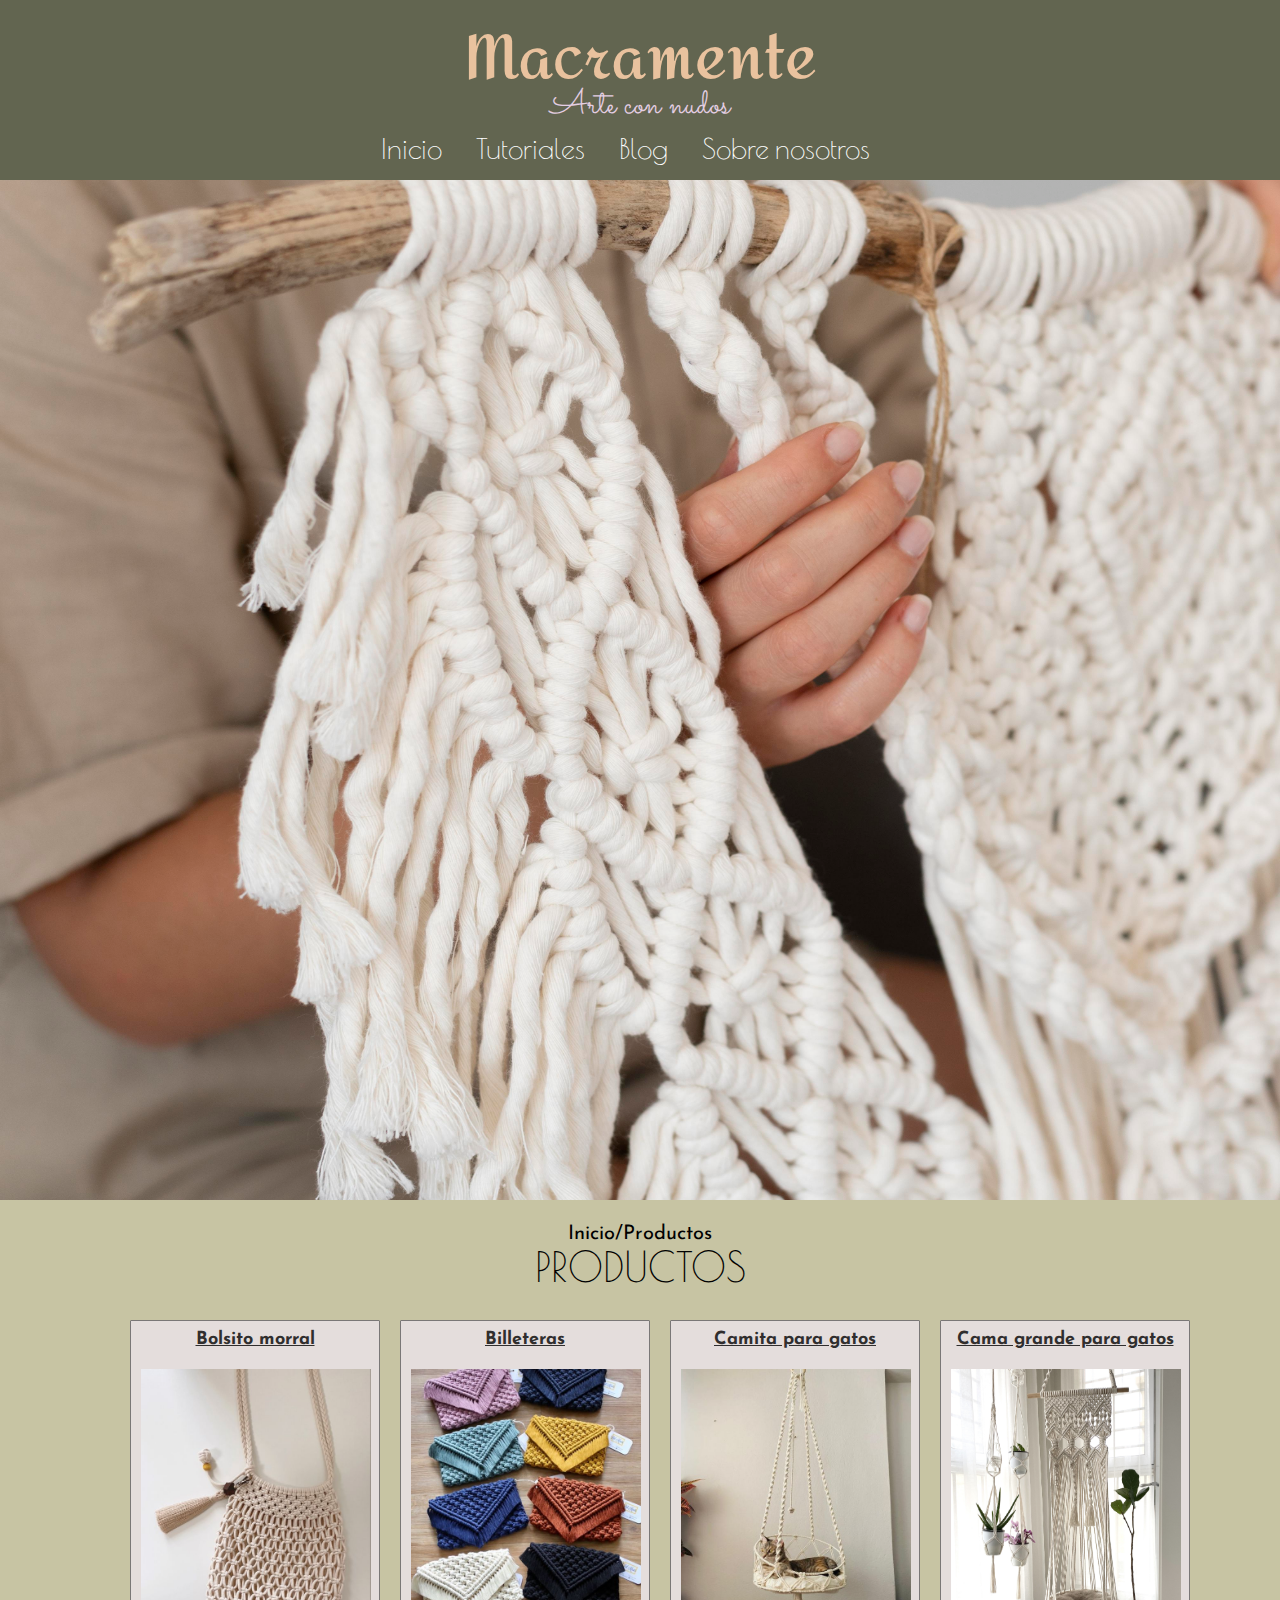
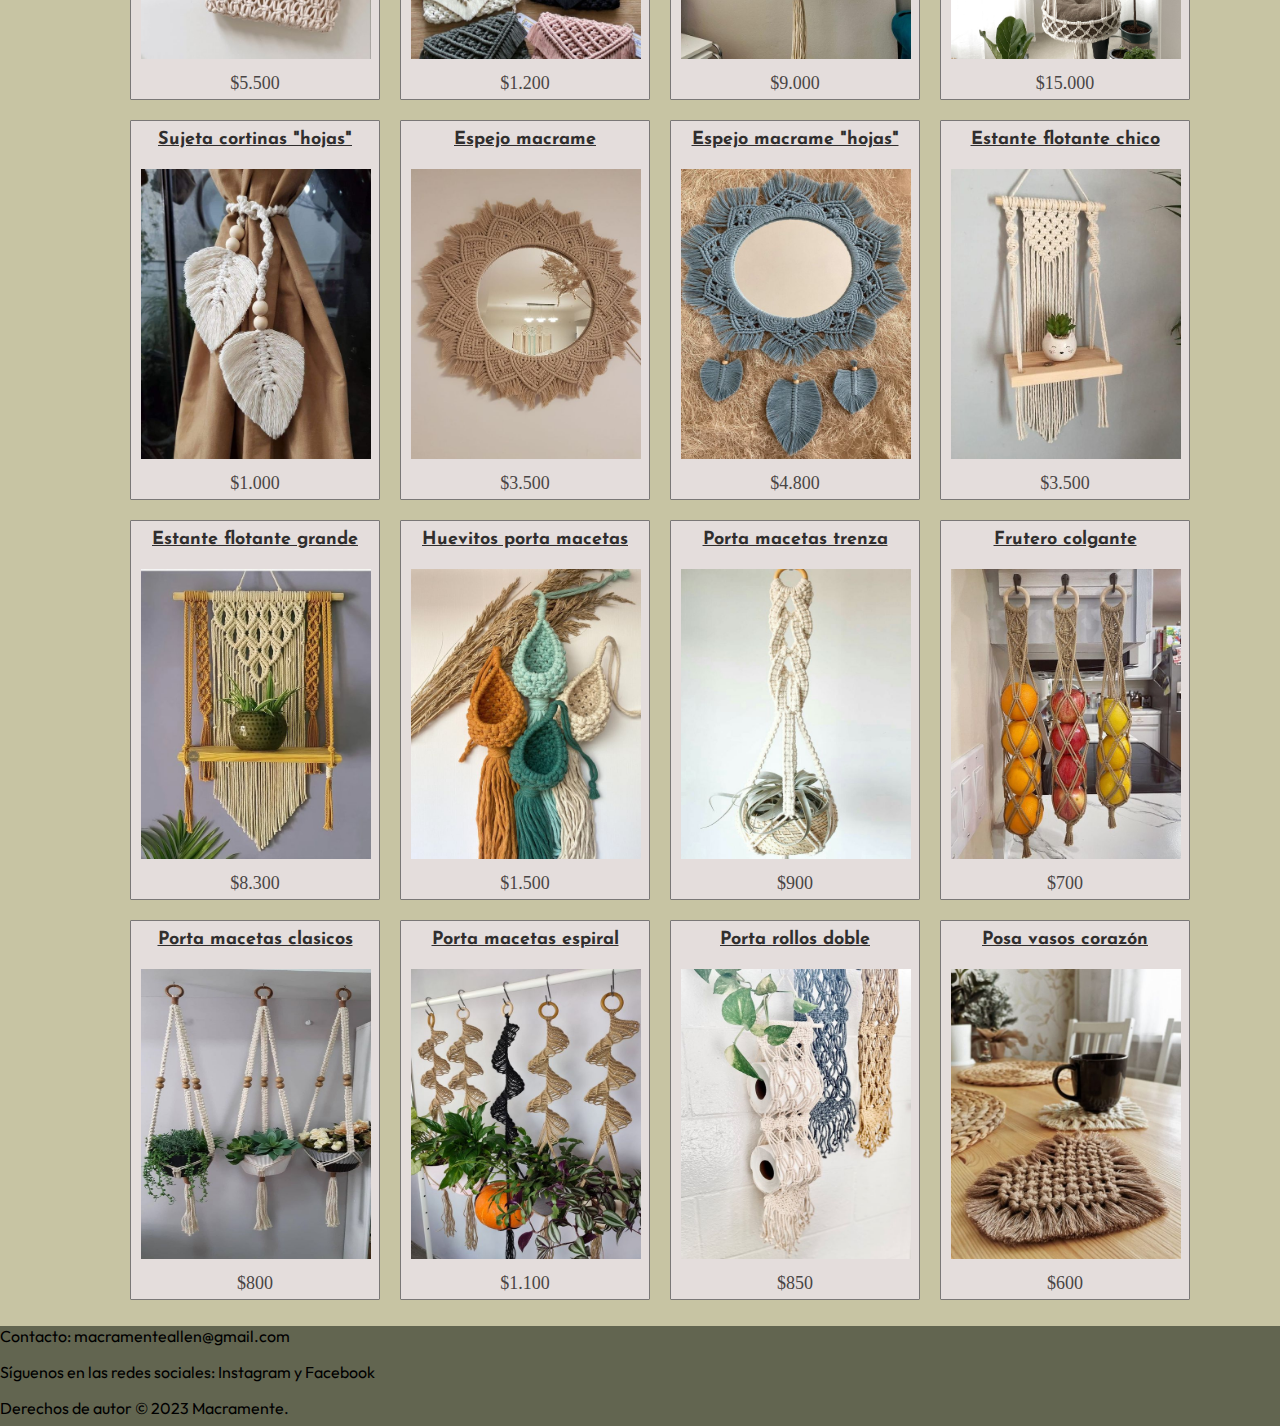
<file: pages/tienda.html>
<!DOCTYPE html>
<html lang="en">

<head>
  <meta charset="UTF-8">
  <meta http-equiv="X-UA-Compatible" content="IE=edge">
  <meta name="viewport" content="width=device-width, initial-scale=1.0">
  <title>Tienda</title>


  <link rel="preconnect" href="https://fonts.googleapis.com">
  <link rel="preconnect" href="https://fonts.gstatic.com" crossorigin>
  <link href="https://fonts.googleapis.com/css2?family=Amita:wght@700&display=swap" rel="stylesheet">
  <link rel="preconnect" href="https://fonts.gstatic.com" crossorigin>
  <link href="https://fonts.googleapis.com/css2?family=Sacramento&display=swap" rel="stylesheet">
  <link rel="preconnect" href="https://fonts.gstatic.com" crossorigin>
  <link href="https://fonts.googleapis.com/css2?family=Poiret+One&display=swap" rel="stylesheet">
  <link rel="preconnect" href="https://fonts.gstatic.com" crossorigin>
  <link href="https://fonts.googleapis.com/css2?family=Josefin+Sans&display=swap" rel="stylesheet">
  <link rel="preconnect" href="https://fonts.gstatic.com" crossorigin>
  <link href="https://fonts.googleapis.com/css2?family=Outfit:wght@300&display=swap" rel="stylesheet">



  <link rel="stylesheet" href="../css/shop.css">
</head>



<body>

  <header>

    <div class="encabezado">
      <h1 class="titulo"><a href="../index.html"> Macramente</a></h1>
      <p class="subtitulo">Arte con nudos</p>
    </div>



    <nav class="menu">
      <ul>
        <li><a href="../index.html">Inicio</a></li>
        <li><a href="./tutoriales.html">Tutoriales</a></li>
        <li><a href="./blog.html">Blog</a></li>
        <li><a href="./sobrenosotros.html">Sobre nosotros</a></li>
      </ul>
    </nav>
  </header>


  <div>
    <img src="../img/bannershop.jpg" width="1920" height="1200" alt="">
  </div>



<div class="texto">
  <p class="ruta">Inicio/Productos</p>
  <p class="seccion">PRODUCTOS</p>
</div>

  <section class="cardscontenedor">


    <div class="grilla">

      <div class="cardproducto">
         <h3>Bolsito morral</h3>
        <img src="../img/productos/bolso.jpg" alt="bolso morral">
       
        <p>$5.500</p>
      </div>
      <div class="cardproducto">
      <h3>Billeteras</h3>
        <img src="../img/productos/billeteras.jpg" alt="billeteras">
        <p>$1.200</p>
      </div>
      <div class="cardproducto">
        <h3>Camita para gatos</h3>
        <img src="../img/productos/camitacomun.jpg" alt="camitachica">
        <p>$9.000</p>
      </div>
      <div class="cardproducto">
        <h3>Cama grande para gatos</h3>
        <img src="../img/productos/camitagrande.jpg" alt="camita grande">
        <p>$15.000</p>
      </div>
      <div class="cardproducto">
        <h3>Sujeta cortinas "hojas"</h3>
        <img src="../img/productos/cortinas.jpg" alt="sujeta cortinas">
        <p>$1.000</p>
      </div>
      <div class="cardproducto">
        <h3>Espejo macrame</h3>
        <img src="../img/productos/espejo1.jpg" alt="espejo normal">
        <p>$3.500</p>
      </div>
      <div class="cardproducto">
        <h3>Espejo macrame "hojas"</h3>
        <img src="../img/productos/espejo2grande.jpg" alt="Espejo grande">
        <p>$4.800</p>
      </div>
      <div class="cardproducto">
        <h3>Estante flotante chico</h3>
        <img src="../img/productos/estantechico.jpg" alt="estante chico">
        <p>$3.500</p>
      </div>
      <div class="cardproducto">
        <h3>Estante flotante grande</h3>
        <img src="../img/productos/estantegrande.jpg" alt="Estante flotante grande">
        <p>$8.300</p>
      </div>
      <div class="cardproducto">
        <h3>Huevitos porta macetas</h3>
        <img src="../img/productos/huevitos.jpg" alt="Huevitos porta macetas">
        <p>$1.500</p>
      </div>
      <div class="cardproducto">
        <h3>Porta macetas trenza</h3>
        <img src="../img/productos/macetero.jpg" alt="macetero comun">
        <p>$900</p>
      </div>
      <div class="cardproducto">
        <h3>Frutero colgante</h3>
        <img src="../img/productos/portafrutas.jpg" alt="porta frutas">
        <p>$700</p>
      </div>
      <div class="cardproducto">
        <h3>Porta macetas clasicos</h3>
        <img src="../img/productos/portamacetas.jpg" alt="Porta macetas">
        <p>$800</p>
      </div>
      <div class="cardproducto">
        <h3>Porta macetas espiral</h3>
        <img src="../img/productos/portamacetasespiral.jpg" alt="Porta macetas espiral">
        <p>$1.100</p>
      </div>
      <div class="cardproducto">
        <h3>Porta rollos doble</h3>
        <img src="../img/productos/portarollos.jpg" alt="Porta rollos">
        <p>$850</p>
      </div>
      <div class="cardproducto">
        <h3>Posa vasos corazón</h3>
        <img src="../img/productos/posavasos.jpg" alt="Posavasoscorazon">
        <p>$600</p>
      </div>
    </div>


  </section>



<footer>
  <div class="footer">
    <p>Contacto: macramenteallen@gmail.com</p>
    <p>Síguenos en las redes sociales: <a href="https://www.instagram.com/macramente.allen/">Instagram</a> y <a
        href="https://www.facebook.com/MacramenteAllen">Facebook</a> </p>
    <p>Derechos de autor © 2023 Macramente.
  </div>
</footer>


</body>



</html>
</file>
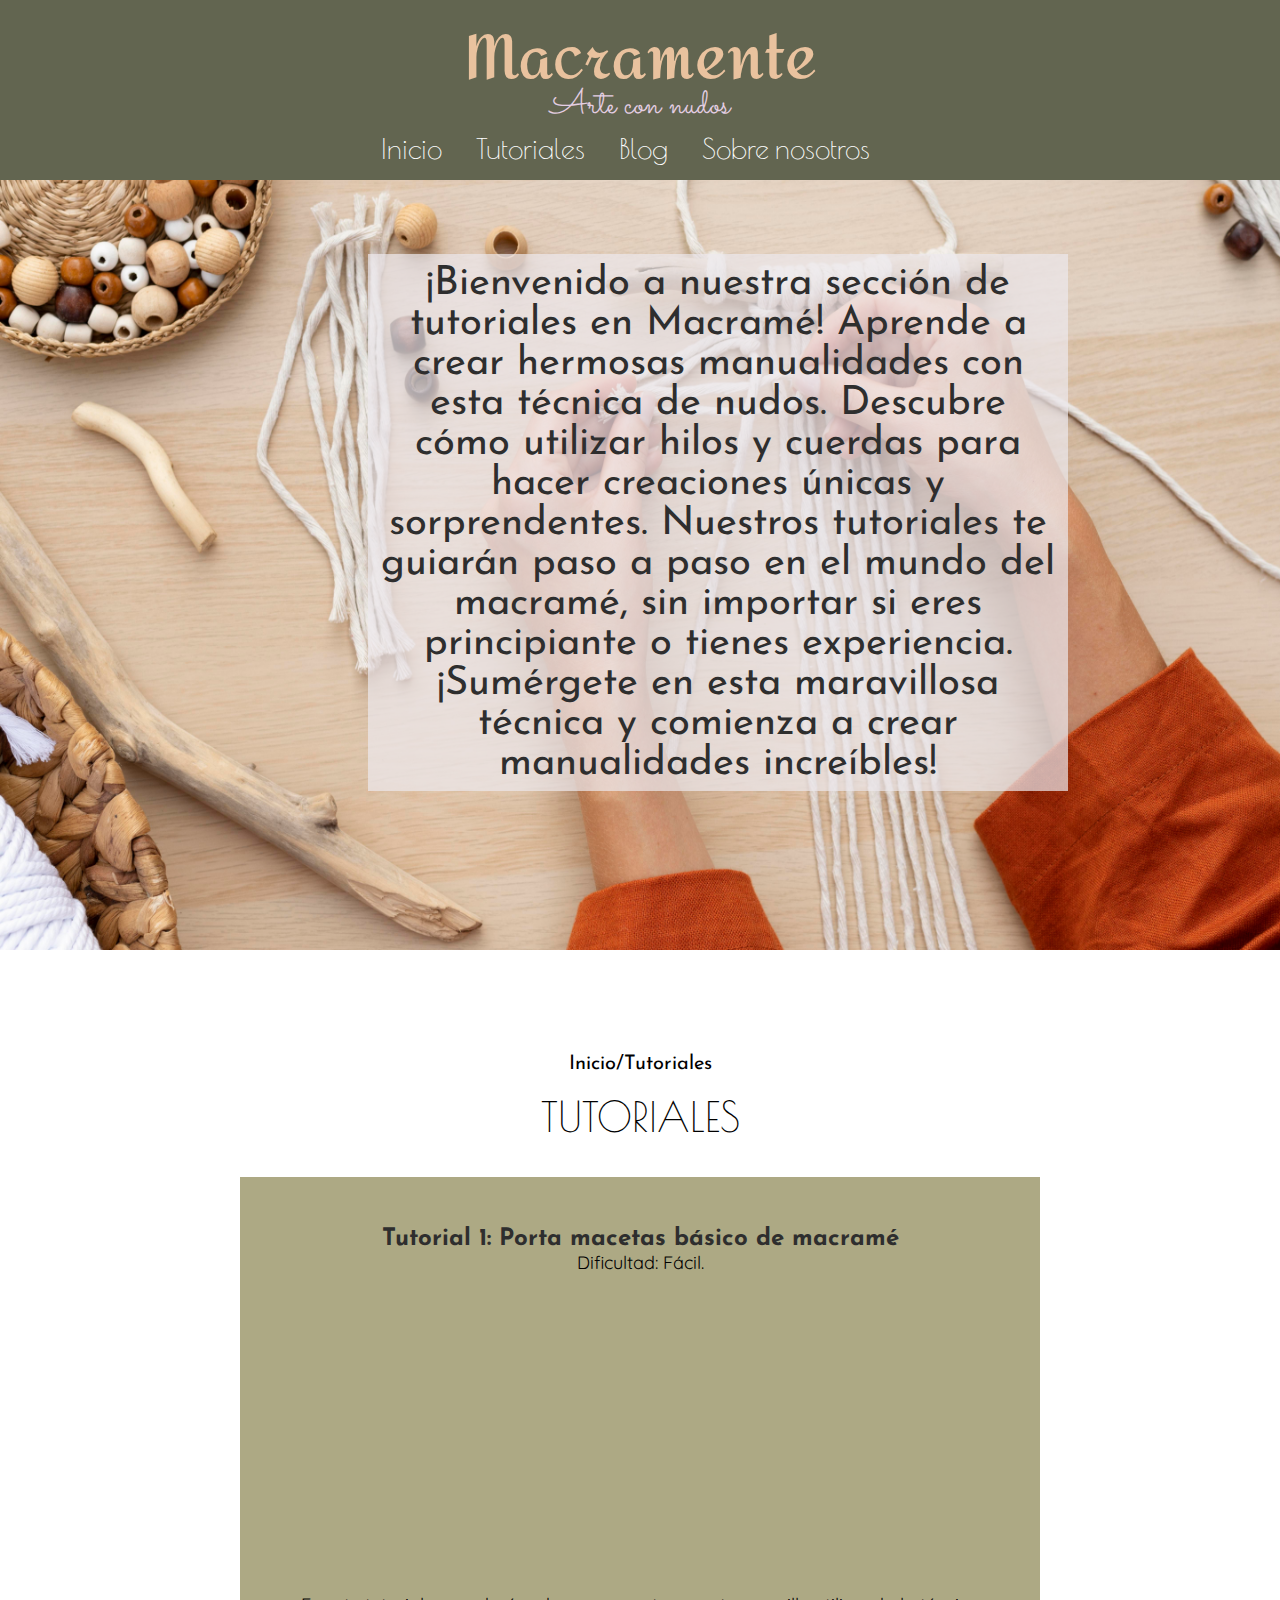
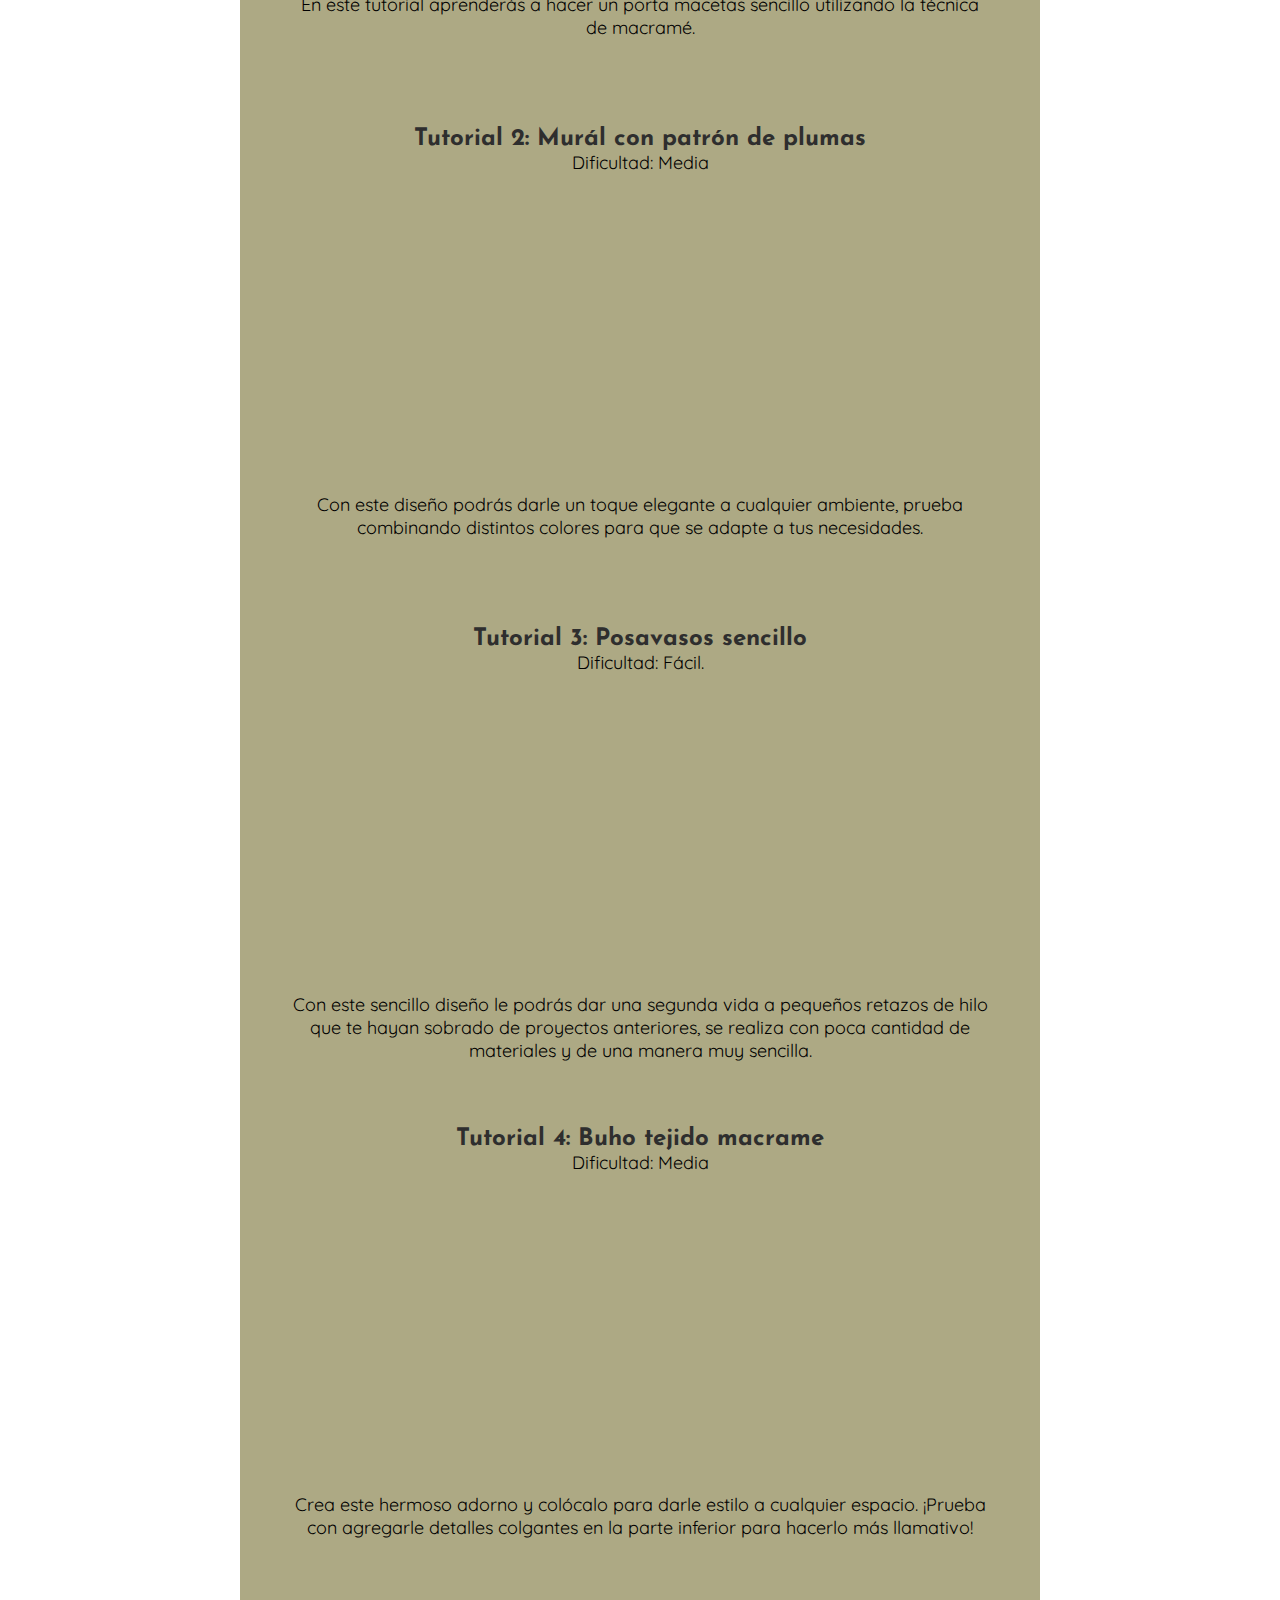
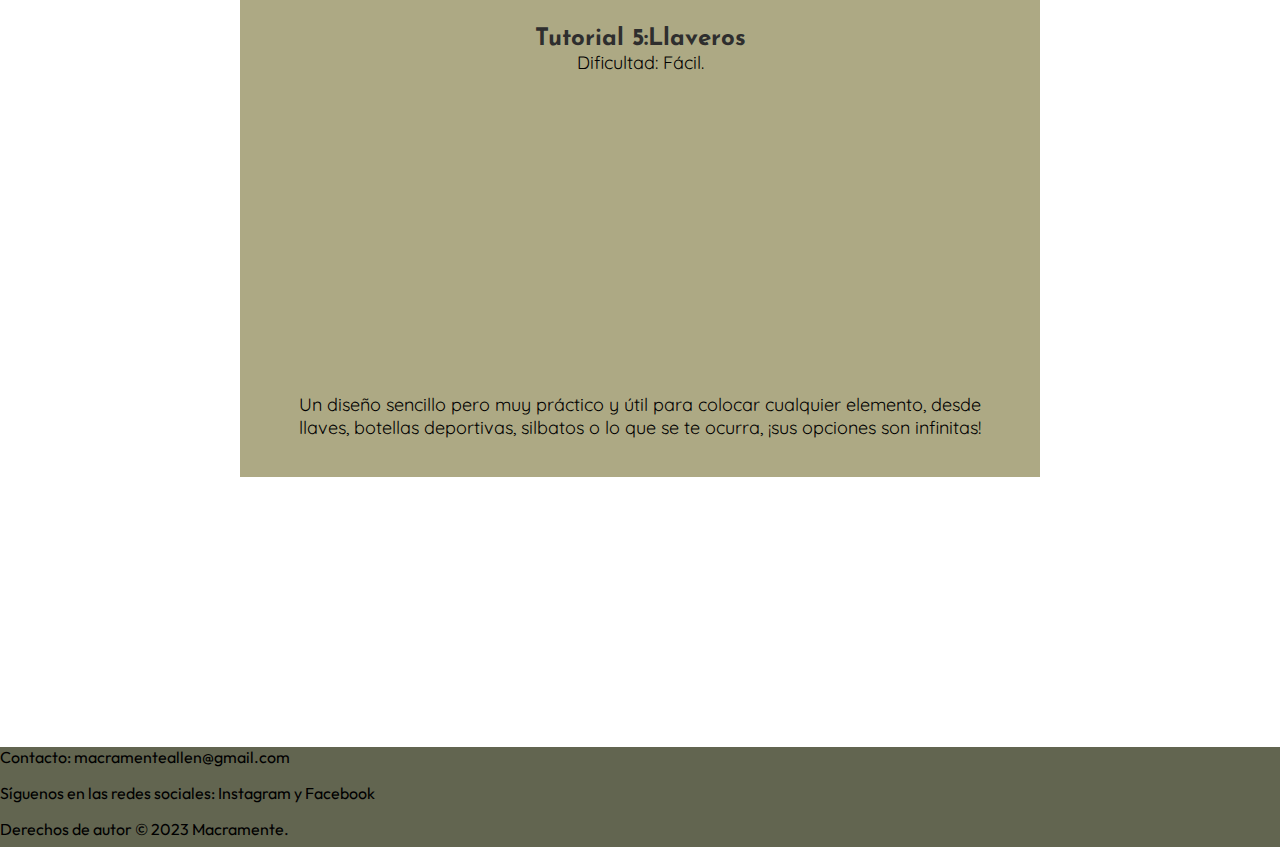
<file: pages/tutoriales.html>
<!DOCTYPE html>
<html lang="en">

<head>
    <meta charset="UTF-8">
    <meta http-equiv="X-UA-Compatible" content="IE=edge">
    <meta name="viewport" content="width=device-width, initial-scale=1.0">
    <title>Tutoriales</title>

    <link rel="preconnect" href="https://fonts.googleapis.com">
    <link rel="preconnect" href="https://fonts.gstatic.com" crossorigin>
    <link href="https://fonts.googleapis.com/css2?family=Amita:wght@700&display=swap" rel="stylesheet">
    <link rel="preconnect" href="https://fonts.gstatic.com" crossorigin>
    <link href="https://fonts.googleapis.com/css2?family=Sacramento&display=swap" rel="stylesheet">
    <link rel="preconnect" href="https://fonts.gstatic.com" crossorigin>
    <link href="https://fonts.googleapis.com/css2?family=Poiret+One&display=swap" rel="stylesheet">
    <link rel="preconnect" href="https://fonts.gstatic.com" crossorigin>
    <link href="https://fonts.googleapis.com/css2?family=Josefin+Sans&display=swap" rel="stylesheet">
    <link rel="preconnect" href="https://fonts.gstatic.com" crossorigin>
    <link href="https://fonts.googleapis.com/css2?family=Quicksand:wght@300;400&display=swap" rel="stylesheet">
    <link rel="preconnect" href="https://fonts.gstatic.com" crossorigin>
    <link href="https://fonts.googleapis.com/css2?family=Outfit:wght@300&display=swap" rel="stylesheet">




    <link rel="stylesheet" href="../css/tutoriales.css">


</head>

<body>



    <header>
       
    <div class="encabezado">
        <h1 class="titulo"><a href="../index.html"> Macramente</a></h1>
        <p class="subtitulo">Arte con nudos</p>
      </div>
  
  
  
      <nav class="menu">
        <ul>
          <li><a href="../index.html">Inicio</a></li>
          <li><a href="./tutoriales.html">Tutoriales</a></li>
          <li><a href="./blog.html">Blog</a></li>
          <li><a href="./sobrenosotros.html">Sobre nosotros</a></li>
        </ul>
      </nav>
    </header>


    <div class="bienvenida">
        <p>¡Bienvenido a nuestra sección de tutoriales en Macramé! Aprende
            a crear hermosas manualidades con esta técnica de nudos. Descubre
            cómo utilizar hilos y cuerdas para hacer creaciones únicas y sorprendentes.
            Nuestros tutoriales te guiarán paso a paso en el mundo del macramé, sin importar
            si eres principiante o tienes experiencia. ¡Sumérgete en esta maravillosa técnica
            y comienza a crear manualidades increíbles!
        </p>
    </div>



    <main>
        <section>


            <div class="portada">
                <img src="../img/tutoriales.jpg" alt="">
            </div>


            <p class="ruta">Inicio/Tutoriales</p>
            </p>
            <p class="seccion"> TUTORIALES</p>


            <div class="container">
                <section class="tutorial">


                    <h2 class="titular">Tutorial 1: Porta macetas básico de macramé</h2>
                    <p class="descripcion">Dificultad: Fácil.</p>

                    <iframe width="560" height="315" src="https://www.youtube.com/embed/_tVpfbLmFuA"
                        title="YouTube video player" frameborder="0"
                        allow="accelerometer; autoplay; clipboard-write; encrypted-media; gyroscope; picture-in-picture; web-share"
                        allowfullscreen></iframe>

                    <p class="consejo">En este tutorial aprenderás a hacer un porta macetas sencillo utilizando la
                        técnica de macramé.</p>
                </section>

                <section class="tutorial">
                    <h2 class="titular">Tutorial 2: Murál con patrón de plumas</h2>
                    <p class="descripcion">Dificultad: Media</p>

                    <iframe width="560" height="315" src="https://www.youtube.com/embed/6h2Dg0iu5yQ" title="YouTube video 
                    player" frameborder="0" allow="accelerometer; autoplay; clipboard-write; 
                    encrypted-media; gyroscope; picture-in-picture; web-share" allowfullscreen></iframe>

                    <p class="consejo">Con este diseño podrás darle un toque elegante a cualquier ambiente, prueba
                        combinando distintos colores para que se adapte a tus necesidades.</p>
                </section>

                <section class="tutorial">
                    <h2 class="titular">Tutorial 3: Posavasos sencillo</h2>
                    <p class="descripcion">Dificultad: Fácil.</p>

                    <iframe width="560" height="315" src="https://www.youtube.com/embed/GMMDqnidCuY"
                        title="YouTube video player" frameborder="0" allow="
                    accelerometer; 
                    autoplay; clipboard-write; encrypted-media;
                    gyroscope; picture-in-picture; web-share" allowfullscreen></iframe>

                    <p class="consejo">Con este sencillo diseño le podrás dar una segunda vida a pequeños retazos de
                        hilo que te hayan sobrado de proyectos anteriores, se realiza con poca cantidad de materiales y
                        de una manera muy sencilla.</p>
                </section>

                <section class="tutorial">
                    <h2 class="titular">Tutorial 4: Buho tejido macrame</h2>
                    <p class="descripcion">Dificultad: Media </p>

                    <iframe width="560" height="315" src="https://www.youtube.com/embed/6jGhLOoM5Qs"
                        title="YouTube video player" frameborder="0" allow="accelerometer; autoplay; clipboard-write; encrypted-
                    media; gyroscope; picture-in-picture; web-share" allowfullscreen></iframe>

                    <p class="consejo">Crea este hermoso adorno y colócalo para darle estilo a cualquier espacio.
                        ¡Prueba con agregarle detalles colgantes en la parte inferior para hacerlo más llamativo!</p>
                </section>

                <section class="tutorial">
                    <h2 class="titular">Tutorial 5:Llaveros</h2>
                    <p class="descripcion">Dificultad: Fácil.</p>

                    <iframe width="560" height="315" src="https://www.youtube.com/embed/C1DhiOTRFIo"
                        title="YouTube video player" frameborder="0"
                        allow="accelerometer; autoplay; clipboard-write; encrypted-media; gyroscope; picture-in-picture; web-share"
                        allowfullscreen></iframe>

                    <p class="consejo">Un diseño sencillo pero muy práctico y útil para colocar cualquier elemento,
                        desde llaves, botellas deportivas, silbatos o lo que se te ocurra, ¡sus opciones son infinitas!
                    </p>
                </section>
            </div>
        </section>
    </main>

    <footer>
        <div class="footer">
            <p>Contacto: macramenteallen@gmail.com</p>
            <p>Síguenos en las redes sociales: <a href="https://www.instagram.com/macramente.allen/">Instagram</a> y <a
                    href="https://www.facebook.com/MacramenteAllen">Facebook</a> </p>
            <p>Derechos de autor © 2023 Macramente.
        </div>
    </footer>

</body>

</html>
</file>
<file: css/blog.css>
* {
  box-sizing: border-box;
  margin: 0;
  padding: 0;
}

header {
  display: block;
  background-color: #626550;
  height: 180px;
  width: 100%;
  position: fixed;
  z-index: 1;
}

.titulo {
  display: block;
  font-family: 'Amita', cursive;
  font-size: 60px;
  color: #E9C29E;
  text-align: center;
  height: 80px;
}

.subtitulo {
  display: block;
  margin: 0 auto;
  font-weight: 300;
  font-family: 'Sacramento', cursive;
  color: #E4CEE3;
  font-size: 35px;
  text-align: center;
}

.encabezado a {
  color: inherit;
  text-decoration: none;
}

.menu {
 
  display: flex;
  justify-content: center;
  position: relative;
}

.menu li:hover {
  background-color: #8a8d7a;
}

.menu ul li {
  display: inline-block;
  list-style: none;
  margin-right: 30px;
  text-align: center;
}

.menu ul li a {
  color: white;
  text-decoration: none;
  font-family: 'Poiret One', cursive;
  font-size: 28px;
}

.container {
  background-color: #ccc798;
  height: 100%;
  padding-top: 180px;
  width: 100%;
}

.entrada1 {
  padding: 20px;
}

.entrada1 img {
  margin-right: 20px;
  height: 250px;
  width: 350px;
}

.articulo1 {
  overflow: hidden;
  max-width: 500px;
  margin: -238px 361px 110px;
  font-family: 'Outfit', sans-serif;
  font-size: 18px;
}

.entrada2 {
  padding: 20px;
}

.entrada2 img {
  margin-right: 20px;
  height: 250px;
  width: 350px;
}

.articulo2 {
  overflow: hidden;
  max-width: 500px;
  margin: -238px 361px 110px;
  font-family: 'Outfit', sans-serif;
  font-size: 18px;
}

.entrada3 {
  padding: 20px;
}

.entrada3 img {
  margin-right: 20px;
  height: 250px;
  width: 350px;
}

.articulo3 {
  overflow: hidden;
  max-width: 500px;
  margin: -238px 361px 110px;
  font-family: 'Outfit', sans-serif;
  font-size: 18px;
}

.entrada4 {
  padding: 20px;
}

.entrada4 img {
  margin-right: 20px;
  height: 250px;
  width: 350px;
}

.articulo4 {
  overflow: hidden;
  max-width: 500px;
  margin: -238px 361px 110px;
  font-family: 'Outfit', sans-serif;
  font-size: 18px;
}

.container a {
  font-family: 'Josefin Sans', sans-serif;
  color: #232421;
  text-decoration: none;
  outline: none;
  font-size: 30px;
}

.container p {
  font-family: 'Outfit', sans-serif;
  padding-bottom: 10px;
}

.footer {
  height: 100%;
  background-color: #626550;
  height: 100px;
  font-family: 'Outfit', sans-serif;
}

footer p {
  margin: 16px 0;
}

.footer a {
  color: inherit;
  text-decoration: none;
}
</file>
<file: css/blogmantenimiento.css>
* {
  box-sizing: border-box;
  margin: 0;
  padding: 0;
}
header {
  display: block;
  background-color: #626550;
  height: 180px;
  width: 100%;
  position: fixed;
  z-index: 1;
}

.titulo {
  display: block;
  font-family: 'Amita', cursive;
  font-size: 60px;
  color: #E9C29E;
  text-align: center;
  height: 80px;
}

.subtitulo {
  display: block;
  margin: 0 auto;
  font-weight: 300;
  font-family: 'Sacramento', cursive;
  color: #E4CEE3;
  font-size: 35px;
  text-align: center;
}



.encabezado a {
  color: inherit;
  text-decoration: none;
}

.menu {
  display: flex;
  justify-content: center;
  position: relative;
}

.menu li:hover {
  background-color: #8a8d7a;
}

.menu ul li {
  display: inline-block;
  list-style: none;
  margin-right: 30px;
  text-align: center;
}

.menu ul li a {
  color: white;
  text-decoration: none;
  font-family: 'Poiret One', cursive;
  font-size: 28px;
}



.titulo2 {
  margin: 0 auto;
  display: block;
  width: 100%;
  text-align: center;
  font-size: 40px;
  padding: 20px;
  font-family: 'Cardo', serif;
}

.articulo {
  padding-bottom: 100px;
  max-width: 800px;
  text-align: center;
  margin: 0 auto;
  display: block;
  width: 100%;
  text-align: center;
  font-size: 20px;
  font-family: 'Cardo', serif;
}

.articulo img {
  margin: 20px auto;
  height: 470px;
  width: 780px;
}

.footer {
  height: 100%;
  background-color: #626550;
  height: 100px;
  font-family: 'Outfit', sans-serif;
}

footer p {
  margin: 16px 0;
}

.footer a {
  color: inherit;
  text-decoration: none;
}
</file>
<file: css/bloghistoria.css>
* {
  box-sizing: border-box;
  margin: 0;
  padding: 0;
}

header {
  display: block;
  background-color: #626550;
  height: 180px;
  width: 100%;
  position: fixed;
  z-index: 1;
}

.titulo {
  display: block;
  font-family: 'Amita', cursive;
  font-size: 60px;
  color: #E9C29E;
  text-align: center;
  height: 80px;
}

.subtitulo {
  display: block;
  margin: 0 auto;
  font-weight: 300;
  font-family: 'Sacramento', cursive;
  color: #E4CEE3;
  font-size: 35px;
  text-align: center;
}

.encabezado a {
  color: inherit;
  text-decoration: none;
}

.menu {
  display: flex;
  justify-content: center;
  position: relative;
}

.menu li:hover {
  background-color: #8a8d7a;
}

.menu ul li {
  display: inline-block;
  list-style: none;
  margin-right: 30px;
  text-align: center;
}

.menu ul li a {
  color: white;
  text-decoration: none;
  font-family: 'Poiret One', cursive;
  font-size: 28px;
}



.titulo2 {
  margin: 0 auto;
  display: block;
  width: 100%;
  text-align: center;
  font-size: 40px;
  padding: 20px;
  font-family: 'Cardo', serif;
}

.articulo {
  padding-bottom: 100px;
  max-width: 800px;
  text-align: center;
  margin: 0 auto;
  display: block;
  width: 100%;
  text-align: center;
  font-size: 20px;
  font-family: 'Cardo', serif;
}

.articulo img {
  margin: 20px auto;
  height: 400px;
  width: 800px;
}

.footer {
  height: 100%;
  background-color: #626550;
  height: 100px;
  font-family: 'Outfit', sans-serif;
}

footer p {
  margin: 16px 0;
}

.footer a {
  color: inherit;
  text-decoration: none;
}
</file>
<file: css/blogtendencias.css>
* {
  box-sizing: border-box;
  margin: 0;
  padding: 0;
}

header {
  display: block;
  background-color: #626550;
  height: 180px;
  width: 100%;
  position: fixed;
  z-index: 1;
}

body {
  background-color: #E9C29E;
}

.titulo {
  display: block;
  font-family: 'Amita', cursive;
  font-size: 60px;
  color: #E9C29E;
  text-align: center;
  height: 80px;
}

.subtitulo {
  display: block;
  margin: 0 auto;
  font-weight: 300;
  font-family: 'Sacramento', cursive;
  color: #E4CEE3;
  font-size: 35px;
  text-align: center;
}



.encabezado a {
  color: inherit;
  text-decoration: none;
}

.menu {
  display: flex;
  justify-content: center;
  position: relative;
}

.menu li:hover {
  background-color: #8a8d7a;
}

.menu ul li {
  display: inline-block;
  list-style: none;
  margin-right: 30px;
  text-align: center;
}

.menu ul li a {
  color: white;
  text-decoration: none;
  font-family: 'Poiret One', cursive;
  font-size: 28px;
}


.titulo2 {
  margin: 0 auto;
  display: block;
  width: 100%;
  text-align: center;
  font-size: 40px;
  padding: 20px;
  font-family: 'Cardo', serif;
}

.portada {
  margin-top: 100px;
}

.articulo {
  padding-bottom: 100px;
  max-width: 800px;
  text-align: center;
  margin: 0 auto;
  display: block;
  width: 100%;
  text-align: center;
  font-size: 20px;
  font-family: 'Cardo', serif;
}

.articulo img {
  margin: 20px 50px;
  height: 400px;
  width: 700px;
}

.footer {
  height: 100%;
  background-color: #626550;
  height: 100px;
  font-family: 'Outfit', sans-serif;
}

footer p {
  margin: 16px 0;
}

.footer a {
  color: inherit;
  text-decoration: none;
}
</file>
<file: css/sobrenosotros.css>
* {
  box-sizing: border-box;
  margin: 0;
  padding: 0;
}

header {
  display: block;
  background-color: #626550;
  height: 180px;
  width: 100%;
  position: fixed;
  z-index: 1;
}

.titulo {
  display: block;
  font-family: 'Amita', cursive;
  font-size: 60px;
  color: #E9C29E;
  text-align: center;
  height: 80px;
}

.subtitulo {
  display: block;
  margin: 0 auto;
  font-weight: 300;
  font-family: 'Sacramento', cursive;
  color: #E4CEE3;
  font-size: 35px;
  text-align: center;
}

.encabezado a {
  color: inherit;
  text-decoration: none;
}

.menu {
  display: flex;
  justify-content: center;
  position: relative;
}

.menu li:hover {
  background-color: #8a8d7a;
}

.menu ul li {
  display: inline-block;
  list-style: none;
  margin-right: 30px;
  text-align: center;
}

.menu ul li a {
  color: white;
  text-decoration: none;
  font-family: 'Poiret One', cursive;
  font-size: 28px;
}


.texto {
  padding: 27px 50px;
  color: rgb(255, 255, 255);
  margin: -574px 66px;
  text-align: center;
  font-size: 30px;
  position: absolute;
  background: #626550e1;
  font-family: 'Josefin Sans', sans-serif;
}

.texto p {
  max-width: 800px;
  padding: 50px;
}

.fondo img {
  position: relative;
  opacity: 0.2;
}

.footer {
  height: 100%;
  background-color: #626550;
  height: 100px;
  font-family: 'Outfit', sans-serif;
}

footer p {
  margin: 16px 0;
}

.footer a {
  color: inherit;
  text-decoration: none;
}
</file>
<file: css/shop.css>
* {
  box-sizing: border-box;
  margin: 0;
  padding: 0;
}

header {
  display: block;
  background-color: #626550;
  height: 180px;
  width: 100%;
  position: fixed;
  z-index: 1;
}

body {
  background-color: #c7c4a3;
}

.titulo {
  display: block;
  font-family: 'Amita', cursive;
  font-size: 60px;
  color: #E9C29E;
  text-align: center;
  height: 80px;

}

.subtitulo {
  display: block;
  margin: 0 auto;
  font-weight: 300;
  font-family: 'Sacramento', cursive;
  color: #E4CEE3;
  font-size: 35px;
  text-align: center;
}



.encabezado a {
  color: inherit;
  text-decoration: none;
}

.menu {
  display: flex;
  justify-content: center;
  position: relative;
}

.menu li:hover {
  background-color: #8a8d7a;
}

.menu ul li {
  display: inline-block;
  list-style: none;
  margin-right: 30px;
  text-align: center;
}

.menu ul li a {
  color: white;
  text-decoration: none;
  font-family: 'Poiret One', cursive;
  font-size: 28px;
}

.texto{
  padding: 20px;
}

.ruta {
  margin: 0 auto;
  display: block;
  width: 100%;
  text-align: center;
  font-family: 'Josefin Sans', sans-serif;
  font-size: 20px;
}

.seccion{
  display: block;
  width: 100%;
  text-align: center;
  font-family: 'Poiret One', cursive;
  font-size: 40px;
}

.grilla{ 
  display: flex;
  flex-direction: row;
  flex-wrap: wrap;
  margin: 0 120px;
  width: 100%;
}


.cardproducto {
  border: 1px solid #7a7777;
  border-radius: 1px;
  display: inline-block;
  position: relative;
  background: rgb(228, 221, 220);
  margin: 10px;
  width: 250px;
  height: 380px;
  text-align: center;
  transition: transform 0.10s; 
  overflow: hidden;
}

.cardproducto img {
  padding: 10px 10px 10px 10px ;
  width: 250px;
  height: 310px;
}

.cardproducto:hover{
  transform: scale(1.30);
  z-index: 999;
}

.cardproducto h3 {
  text-decoration: underline;
  padding: 10px;
  font-size: 18px;
  color: #302e2e;
  font-family: 'Josefin Sans', sans-serif;
}

.cardproducto p {
  font-size: 18px;
  color: #494545;
}



.footer {
  height: 100%;
  background-color: #626550;
  height: 100px;
  font-family: 'Outfit', sans-serif;
}

footer p {
  margin: 16px 0;
}

.footer a {
  color: inherit;
  text-decoration: none;
}
</file>
<file: css/tutoriales.css>
* {
  box-sizing: border-box;
  margin: 0;
  padding: 0;
}

header {
  display: block;
  background-color: #626550;
  height: 180px;
  width: 100%;
  position: fixed;
  z-index: 1;
}

.titulo {
  display: block;
  font-family: 'Amita', cursive;
  font-size: 60px;
  color: #E9C29E;
  text-align: center;
  height: 80px
}

.subtitulo {
  display: block;
  margin: 0 auto;
  font-weight: 300;
  font-family: 'Sacramento', cursive;
  color: #E4CEE3;
  font-size: 35px;
  text-align: center;
}

.encabezado a {
  color: inherit;
  text-decoration: none;
}

.menu {
  display: flex;
  justify-content: center;
  position: relative;
}

.menu li:hover {
  background-color: #8a8d7a;
}

.menu ul li {
  display: inline-block;
  list-style: none;
  margin-right: 30px;
  text-align: center;
}

.menu ul li a {
  color: white;
  text-decoration: none;
  font-family: 'Poiret One', cursive;
  font-size: 28px;
}






.bienvenida {
  text-align: center;
  margin: 254px 368px;
  position: absolute;
}

.bienvenida p {
  font-size: 40px;
  background-color: #ece8ecb4;
  height: 537px;
  width: 700px;
  padding: 10px;
  font-family: 'Josefin Sans', sans-serif;
  color: #2e2e2e;
}

.container {
  width: 100%;
  margin-top: 283px;
  margin-left: auto;
  box-sizing: border-box;
  margin-right: auto;
  display: block;
  padding: 4px;
}

.tutorial {
  position: relative;
  width: 800px;
  height: 500px;
  padding: 50px;
  background-color: #ada984;
  text-align: center;
  left: 50%;
  top: 50%;
  transform: translate(-50%, -50%);
}

.portada img {
  height: 950px;
  width: 1343px;
}

.ruta {
  margin-top: 80px;
  padding: 20px;
  width: 100%;
  text-align: center;
  font-family: 'Josefin Sans', sans-serif;
  font-size: 20px;
}

.seccion {
  width: 100%;
  text-align: center;
  font-family: 'Poiret One', cursive;
  font-size: 40px;
}

.titular {
  font-family: 'Josefin Sans', sans-serif;
  color: #2e2e2e;
}

.descripcion {
  font-family: 'Quicksand', sans-serif;
  font-size: 18px;
}

.consejo {
  font-family: 'Quicksand', sans-serif;
  font-size: 18px;
}

.footer {
  height: 100%;
  background-color: #626550;
  height: 100px;
  font-family: 'Outfit', sans-serif;
}

footer p {
  margin: 16px 0;
}

.footer a {
  color: inherit;
  text-decoration: none;
}
</file>
